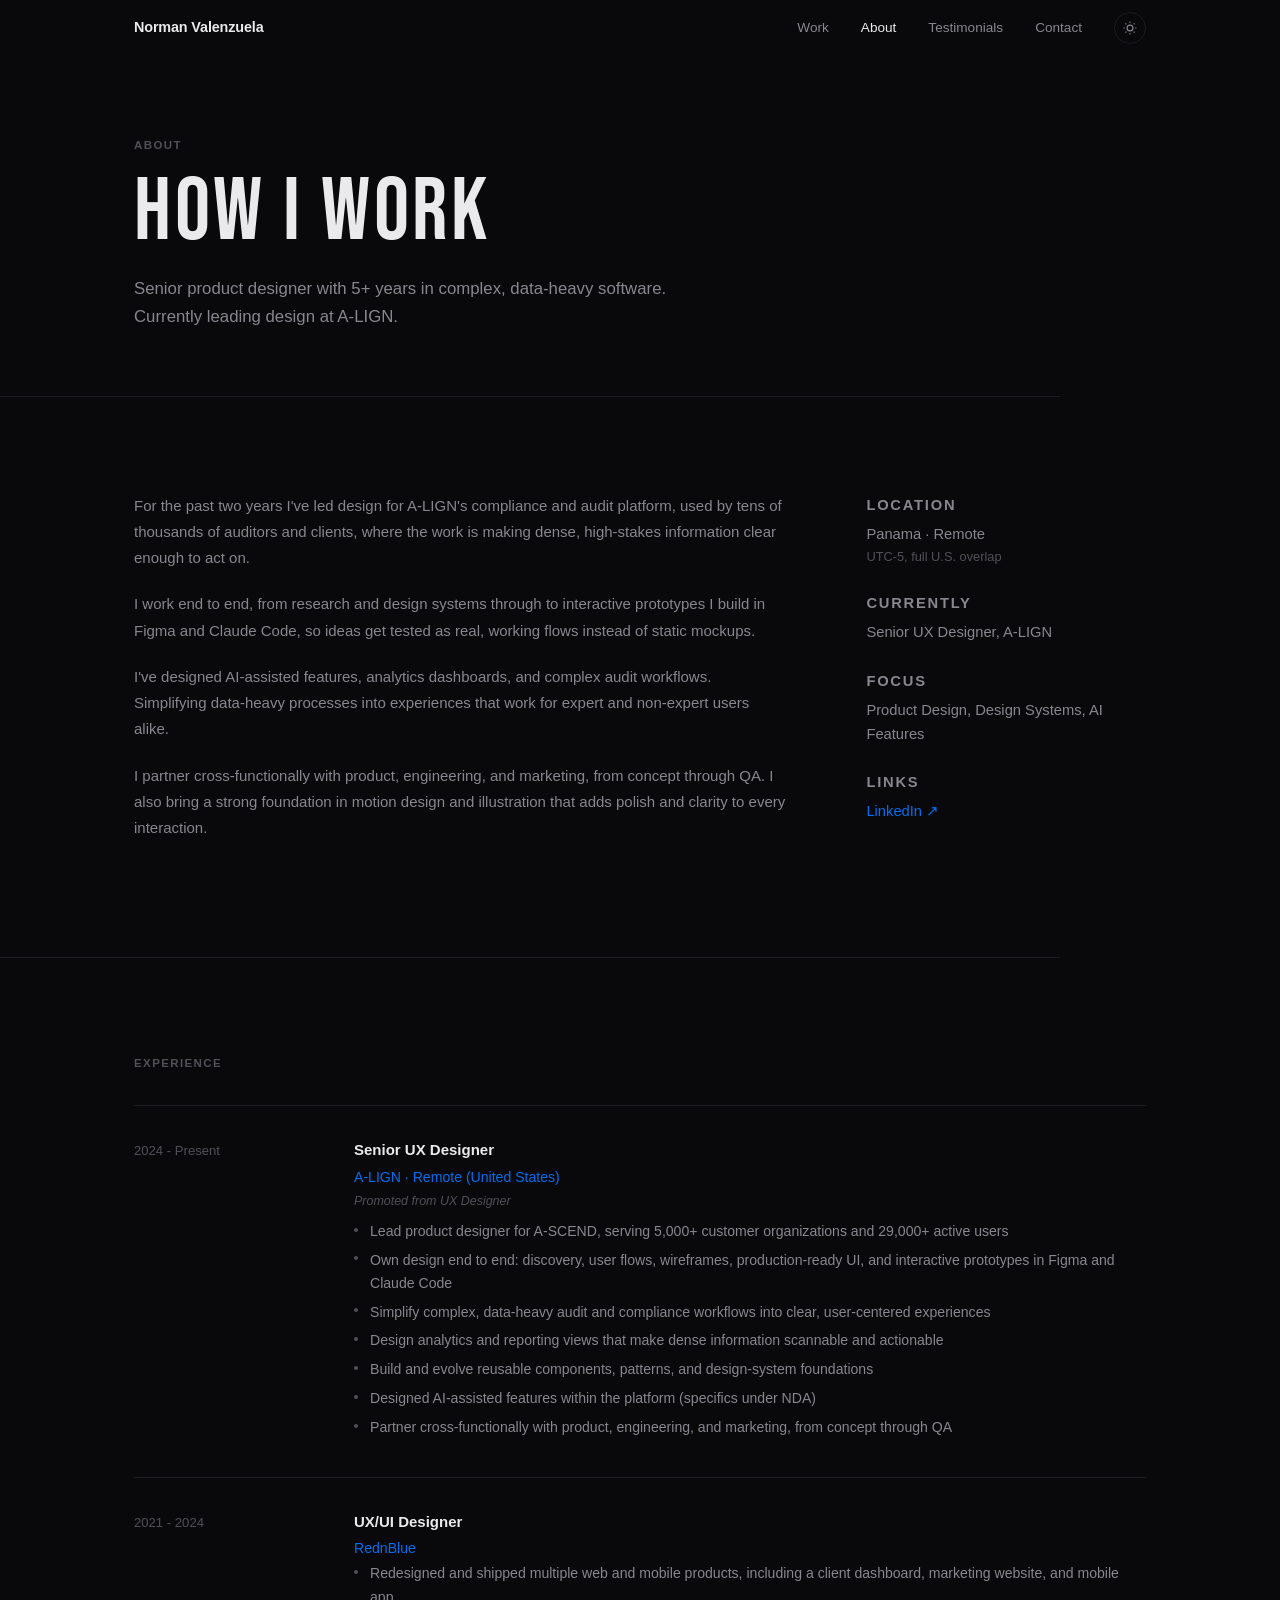
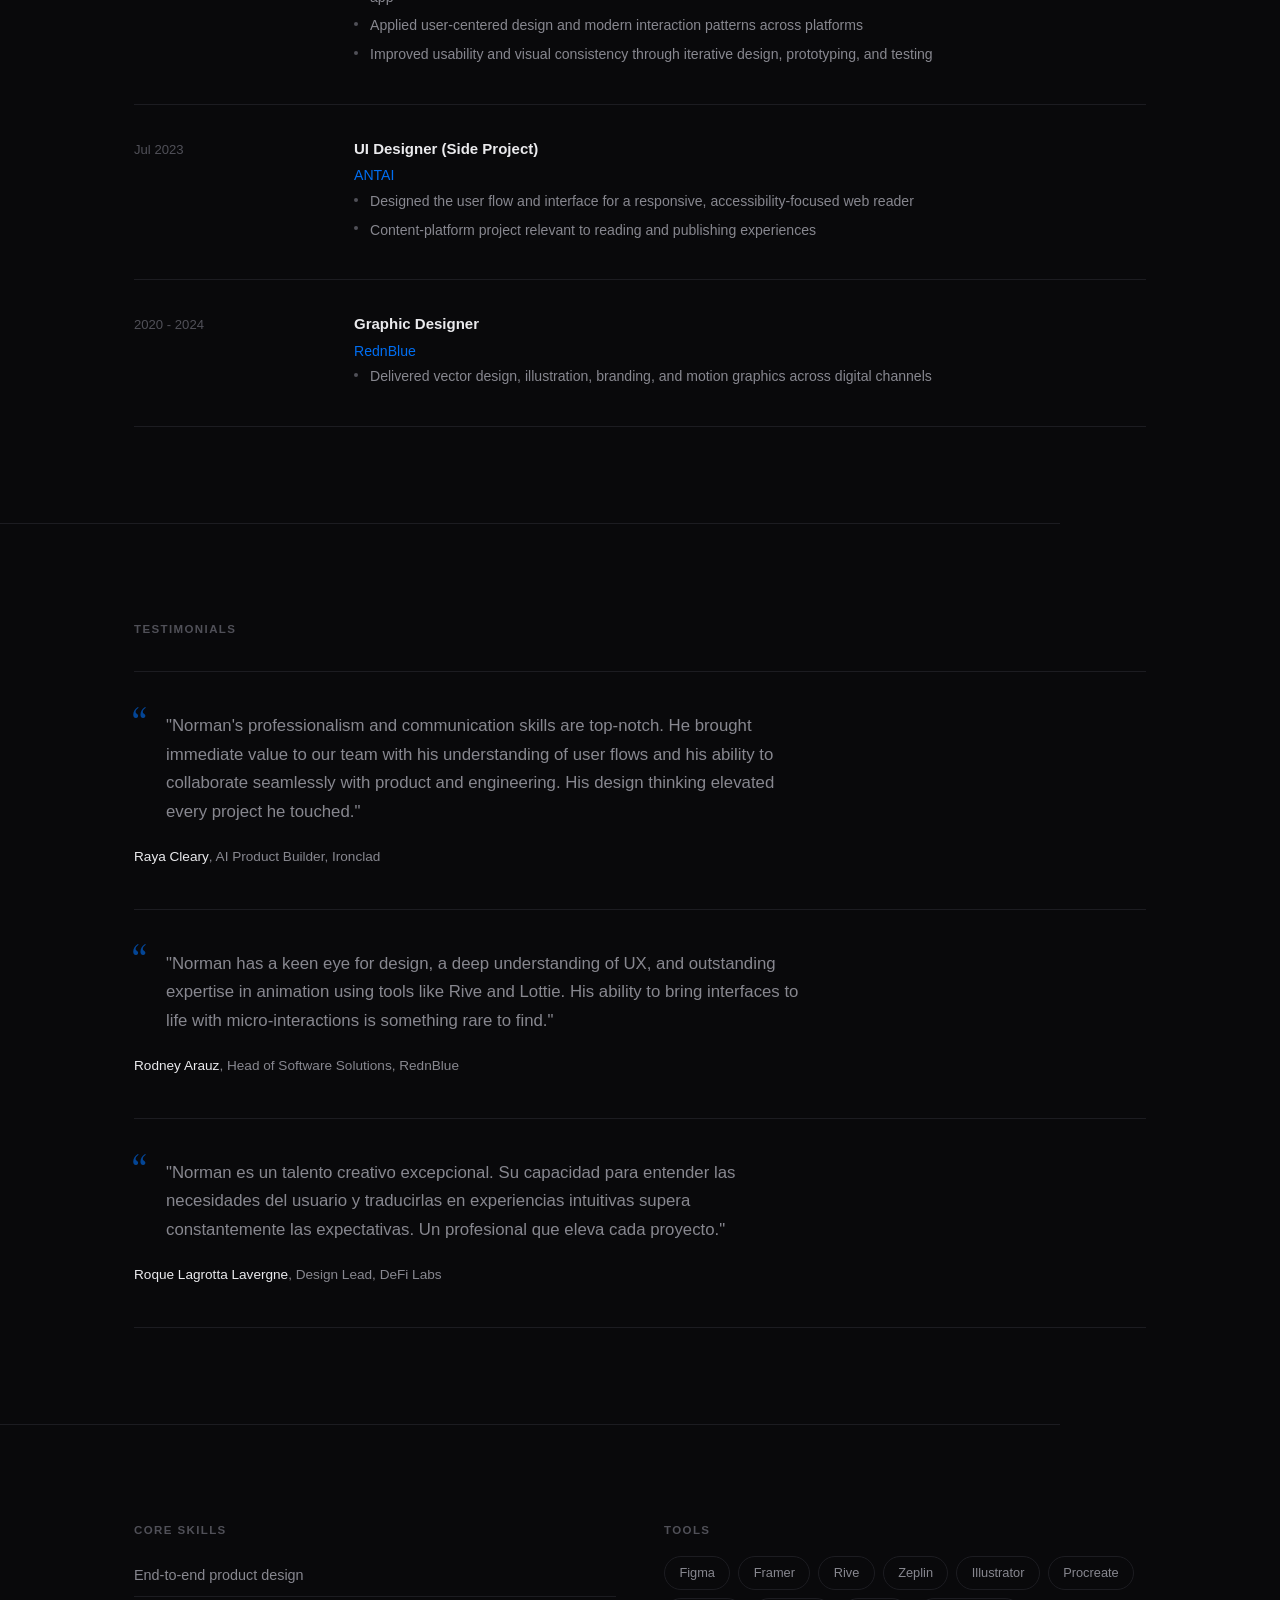
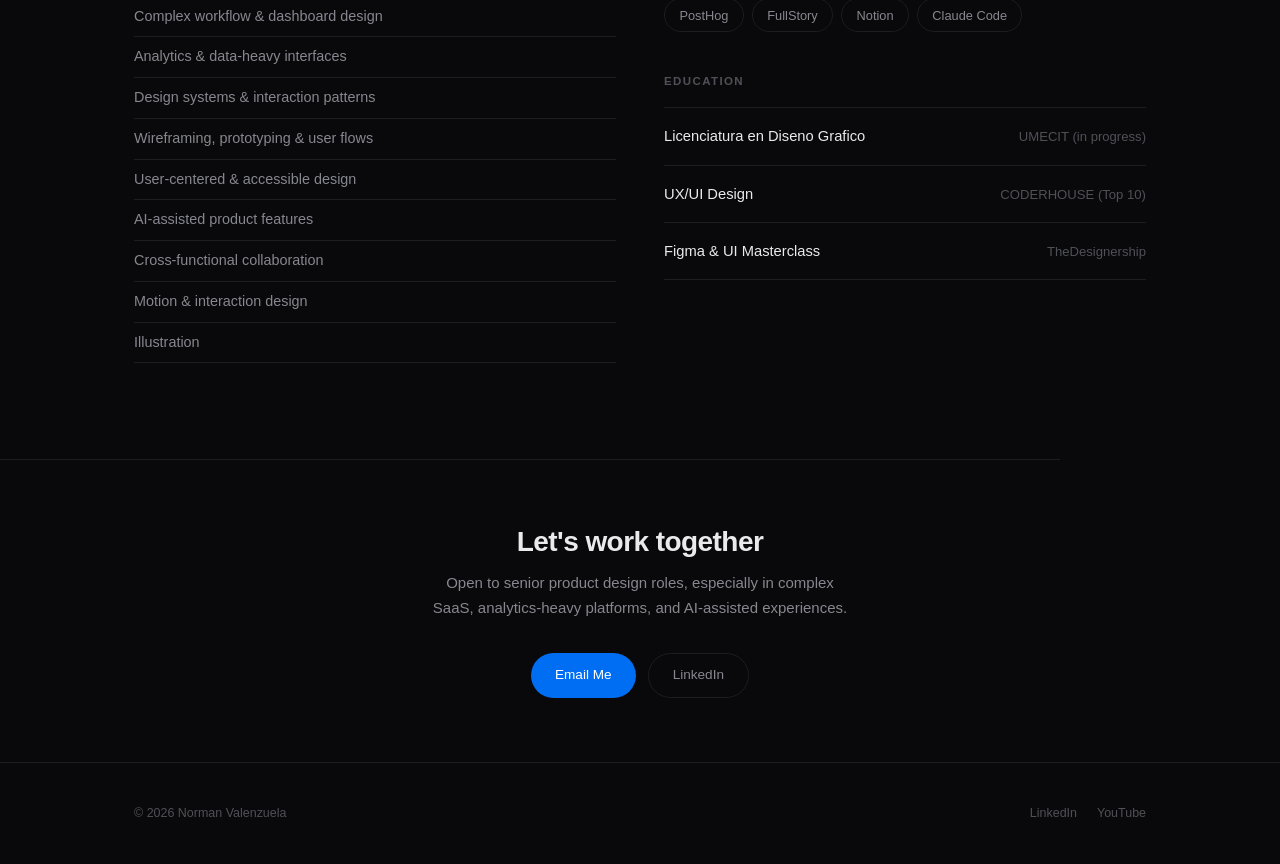
<file: about.html>
<!DOCTYPE html>
<html lang="en" data-theme="dark">
<head>
  <meta charset="UTF-8">
  <meta name="viewport" content="width=device-width, initial-scale=1.0">
  <title>About | Norman Valenzuela</title>
  <meta name="description" content="About Norman Valenzuela | Senior product designer with 5+ years in complex, data-heavy software.">
  <link rel="icon" href="data:image/svg+xml,<svg xmlns='http://www.w3.org/2000/svg' viewBox='0 0 32 32'><rect width='32' height='32' rx='6' fill='%23006ef2'/><text x='50%25' y='54%25' dominant-baseline='middle' text-anchor='middle' fill='%23fff' font-family='serif' font-weight='400' font-size='16'>N</text></svg>">
  <link rel="preconnect" href="https://fonts.googleapis.com">
  <link rel="preconnect" href="https://fonts.gstatic.com" crossorigin>
  <link href="https://fonts.googleapis.com/css2?family=Bebas+Neue&family=Instrument+Serif:ital@0;1&display=swap" rel="stylesheet">
  <link href="https://api.fontshare.com/v2/css?f[]=general-sans@400,500,600,700&display=swap" rel="stylesheet">
  <link rel="stylesheet" href="styles.css">
</head>
<body>

  <nav class="nav" id="nav">
    <div class="nav__inner">
      <a href="index.html" class="nav__logo">Norman Valenzuela</a>
      <div class="nav__links" id="navLinks">
        <a href="index.html">Work</a>
        <a href="about.html" class="active">About</a>
        <a href="#testimonials">Testimonials</a>
        <a href="#contact">Contact</a>
        <button class="nav__theme" id="themeToggle" aria-label="Toggle theme">
          <svg class="icon-sun" xmlns="http://www.w3.org/2000/svg" fill="none" viewBox="0 0 24 24" stroke="currentColor" stroke-width="2"><circle cx="12" cy="12" r="5"/><path d="M12 1v2m0 18v2M4.22 4.22l1.42 1.42m12.72 12.72l1.42 1.42M1 12h2m18 0h2M4.22 19.78l1.42-1.42M18.36 5.64l1.42-1.42"/></svg>
          <svg class="icon-moon" xmlns="http://www.w3.org/2000/svg" fill="none" viewBox="0 0 24 24" stroke="currentColor" stroke-width="2"><path d="M21 12.79A9 9 0 1 1 11.21 3 7 7 0 0 0 21 12.79z"/></svg>
        </button>
      </div>
      <button class="nav__hamburger" id="menuToggle" aria-label="Menu">
        <svg xmlns="http://www.w3.org/2000/svg" fill="none" viewBox="0 0 24 24" stroke="currentColor" stroke-width="2"><path d="M4 6h16M4 12h16M4 18h16"/></svg>
      </button>
    </div>
  </nav>

  <main>
    <!-- Hero -->
    <section class="page-hero">
      <div class="container">
        <p class="label">About</p>
        <h1>How I work</h1>
        <p class="page-hero__intro">Senior product designer with 5+ years in complex, data-heavy software. Currently leading design at A-LIGN.</p>
      </div>
    </section>

    <hr class="divider container">

    <!-- Bio -->
    <section class="section">
      <div class="container">
        <div class="about-grid">
          <div class="about-text">
            <p>For the past two years I've led design for A-LIGN's compliance and audit platform, used by tens of thousands of auditors and clients, where the work is making dense, high-stakes information clear enough to act on.</p>
            <p>I work end to end, from research and design systems through to interactive prototypes I build in Figma and Claude Code, so ideas get tested as real, working flows instead of static mockups.</p>
            <p>I've designed AI-assisted features, analytics dashboards, and complex audit workflows. Simplifying data-heavy processes into experiences that work for expert and non-expert users alike.</p>
            <p>I partner cross-functionally with product, engineering, and marketing, from concept through QA. I also bring a strong foundation in motion design and illustration that adds polish and clarity to every interaction.</p>
          </div>
          <aside class="about-sidebar">
            <div class="about-sidebar__item">
              <p class="label">Location</p>
              <p>Panama · Remote</p>
              <p style="font-size:0.8rem;color:var(--text-3);">UTC-5, full U.S. overlap</p>
            </div>
            <div class="about-sidebar__item">
              <p class="label">Currently</p>
              <p>Senior UX Designer, A-LIGN</p>
            </div>
            <div class="about-sidebar__item">
              <p class="label">Focus</p>
              <p>Product Design, Design Systems, AI Features</p>
            </div>
            <div class="about-sidebar__item">
              <p class="label">Links</p>
              <a href="https://www.linkedin.com/in/norman-valenzuela-castro-76a429220" target="_blank" rel="noopener">LinkedIn ↗</a><br>
            </div>
          </aside>
        </div>
      </div>
    </section>

    <hr class="divider container">

    <!-- Experience -->
    <section class="section" id="experience">
      <div class="container">
        <p class="label">Experience</p>
        <div class="exp-list" style="margin-top:2rem;">

          <div class="exp-item">
            <div class="exp-date">2024 - Present</div>
            <div>
              <p class="exp-role">Senior UX Designer</p>
              <p class="exp-company">A-LIGN · Remote (United States)</p>
              <p class="exp-note">Promoted from UX Designer</p>
              <ul class="exp-details">
                <li>Lead product designer for A-SCEND, serving 5,000+ customer organizations and 29,000+ active users</li>
                <li>Own design end to end: discovery, user flows, wireframes, production-ready UI, and interactive prototypes in Figma and Claude Code</li>
                <li>Simplify complex, data-heavy audit and compliance workflows into clear, user-centered experiences</li>
                <li>Design analytics and reporting views that make dense information scannable and actionable</li>
                <li>Build and evolve reusable components, patterns, and design-system foundations</li>
                <li>Designed AI-assisted features within the platform (specifics under NDA)</li>
                <li>Partner cross-functionally with product, engineering, and marketing, from concept through QA</li>
              </ul>
            </div>
          </div>

          <div class="exp-item">
            <div class="exp-date">2021 - 2024</div>
            <div>
              <p class="exp-role">UX/UI Designer</p>
              <p class="exp-company">RednBlue</p>
              <ul class="exp-details">
                <li>Redesigned and shipped multiple web and mobile products, including a client dashboard, marketing website, and mobile app</li>
                <li>Applied user-centered design and modern interaction patterns across platforms</li>
                <li>Improved usability and visual consistency through iterative design, prototyping, and testing</li>
              </ul>
            </div>
          </div>

          <div class="exp-item">
            <div class="exp-date">Jul 2023</div>
            <div>
              <p class="exp-role">UI Designer (Side Project)</p>
              <p class="exp-company">ANTAI</p>
              <ul class="exp-details">
                <li>Designed the user flow and interface for a responsive, accessibility-focused web reader</li>
                <li>Content-platform project relevant to reading and publishing experiences</li>
              </ul>
            </div>
          </div>

          <div class="exp-item">
            <div class="exp-date">2020 - 2024</div>
            <div>
              <p class="exp-role">Graphic Designer</p>
              <p class="exp-company">RednBlue</p>
              <ul class="exp-details">
                <li>Delivered vector design, illustration, branding, and motion graphics across digital channels</li>
              </ul>
            </div>
          </div>

        </div>
      </div>
    </section>

    <hr class="divider container">

    <!-- Testimonials -->
    <section class="section" id="testimonials">
      <div class="container">
        <p class="label">Testimonials</p>

        <div class="testimonial" style="margin-top:2rem;">
          <p class="testimonial__quote">"Norman's professionalism and communication skills are top-notch. He brought immediate value to our team with his understanding of user flows and his ability to collaborate seamlessly with product and engineering. His design thinking elevated every project he touched."</p>
          <p class="testimonial__author"><strong>Raya Cleary</strong>, AI Product Builder, Ironclad</p>
        </div>

        <div class="testimonial">
          <p class="testimonial__quote">"Norman has a keen eye for design, a deep understanding of UX, and outstanding expertise in animation using tools like Rive and Lottie. His ability to bring interfaces to life with micro-interactions is something rare to find."</p>
          <p class="testimonial__author"><strong>Rodney Arauz</strong>, Head of Software Solutions, RednBlue</p>
        </div>

        <div class="testimonial">
          <p class="testimonial__quote">"Norman es un talento creativo excepcional. Su capacidad para entender las necesidades del usuario y traducirlas en experiencias intuitivas supera constantemente las expectativas. Un profesional que eleva cada proyecto."</p>
          <p class="testimonial__author"><strong>Roque Lagrotta Lavergne</strong>, Design Lead, DeFi Labs</p>
        </div>
      </div>
    </section>

    <hr class="divider container">

    <!-- Skills & Tools -->
    <section class="section" id="skills">
      <div class="container">
        <div class="skills-cols">
          <div>
            <p class="label">Core Skills</p>
            <ul class="skill-list" style="margin-top:1rem;">
              <li>End-to-end product design</li>
              <li>Complex workflow & dashboard design</li>
              <li>Analytics & data-heavy interfaces</li>
              <li>Design systems & interaction patterns</li>
              <li>Wireframing, prototyping & user flows</li>
              <li>User-centered & accessible design</li>
              <li>AI-assisted product features</li>
              <li>Cross-functional collaboration</li>
              <li>Motion & interaction design</li>
              <li>Illustration</li>
            </ul>
          </div>
          <div>
            <p class="label">Tools</p>
            <div class="tools-list" style="margin-top:1rem;">
              <span>Figma</span>
              <span>Framer</span>
              <span>Rive</span>
              <span>Zeplin</span>
              <span>Illustrator</span>
              <span>Procreate</span>
              <span>PostHog</span>
              <span>FullStory</span>
              <span>Notion</span>
              <span>Claude Code</span>
            </div>

            <p class="label" style="margin-top:2.5rem;">Education</p>
            <div style="margin-top:1rem;">
              <div class="edu-item">
                <strong>Licenciatura en Diseno Grafico</strong>
                <span>UMECIT (in progress)</span>
              </div>
              <div class="edu-item">
                <strong>UX/UI Design</strong>
                <span>CODERHOUSE (Top 10)</span>
              </div>
              <div class="edu-item">
                <strong>Figma & UI Masterclass</strong>
                <span>TheDesignership</span>
              </div>
            </div>
          </div>
        </div>
      </div>
    </section>

    <hr class="divider container">

    <!-- Contact -->
    <section class="cta-block section" id="contact">
      <div class="container">
        <h2>Let's work together</h2>
        <p>Open to senior product design roles, especially in complex SaaS, analytics-heavy platforms, and AI-assisted experiences.</p>
        <div class="cta-block__links">
          <a href="mailto:norman.v.design@outlook.com" class="btn btn--primary">Email Me</a>
          <a href="https://www.linkedin.com/in/norman-valenzuela-castro-76a429220" target="_blank" rel="noopener" class="btn btn--outline">LinkedIn</a>
        </div>
      </div>
    </section>
  </main>

  <footer class="footer">
    <div class="container">
      <div class="footer__inner">
        <span>&copy; 2026 Norman Valenzuela</span>
        <div class="footer__links">
          <a href="https://www.linkedin.com/in/norman-valenzuela-castro-76a429220" target="_blank" rel="noopener">LinkedIn</a>
          <a href="https://www.youtube.com/@normanvalenzuela3055" target="_blank" rel="noopener">YouTube</a>
        </div>
      </div>
    </div>
  </footer>

  <script>
    (function(){
      const html = document.documentElement;
      const s = localStorage.getItem('theme');
      if (s) html.setAttribute('data-theme', s);
      document.querySelectorAll('[id^="themeToggle"]').forEach(btn => {
        btn.addEventListener('click', () => {
          const next = html.getAttribute('data-theme') === 'dark' ? 'light' : 'dark';
          html.setAttribute('data-theme', next);
          localStorage.setItem('theme', next);
        });
      });
    })();
    (function(){
      const nav = document.getElementById('nav');
      window.addEventListener('scroll', () => nav.classList.toggle('scrolled', scrollY > 30), {passive:true});
    })();
    (function(){
      const btn = document.getElementById('menuToggle');
      const links = document.getElementById('navLinks');
      if (!btn) return;
      btn.addEventListener('click', () => links.classList.toggle('open'));
      links.querySelectorAll('a').forEach(a => a.addEventListener('click', () => links.classList.remove('open')));
    })();
  </script>
</body>
</html>
</file>
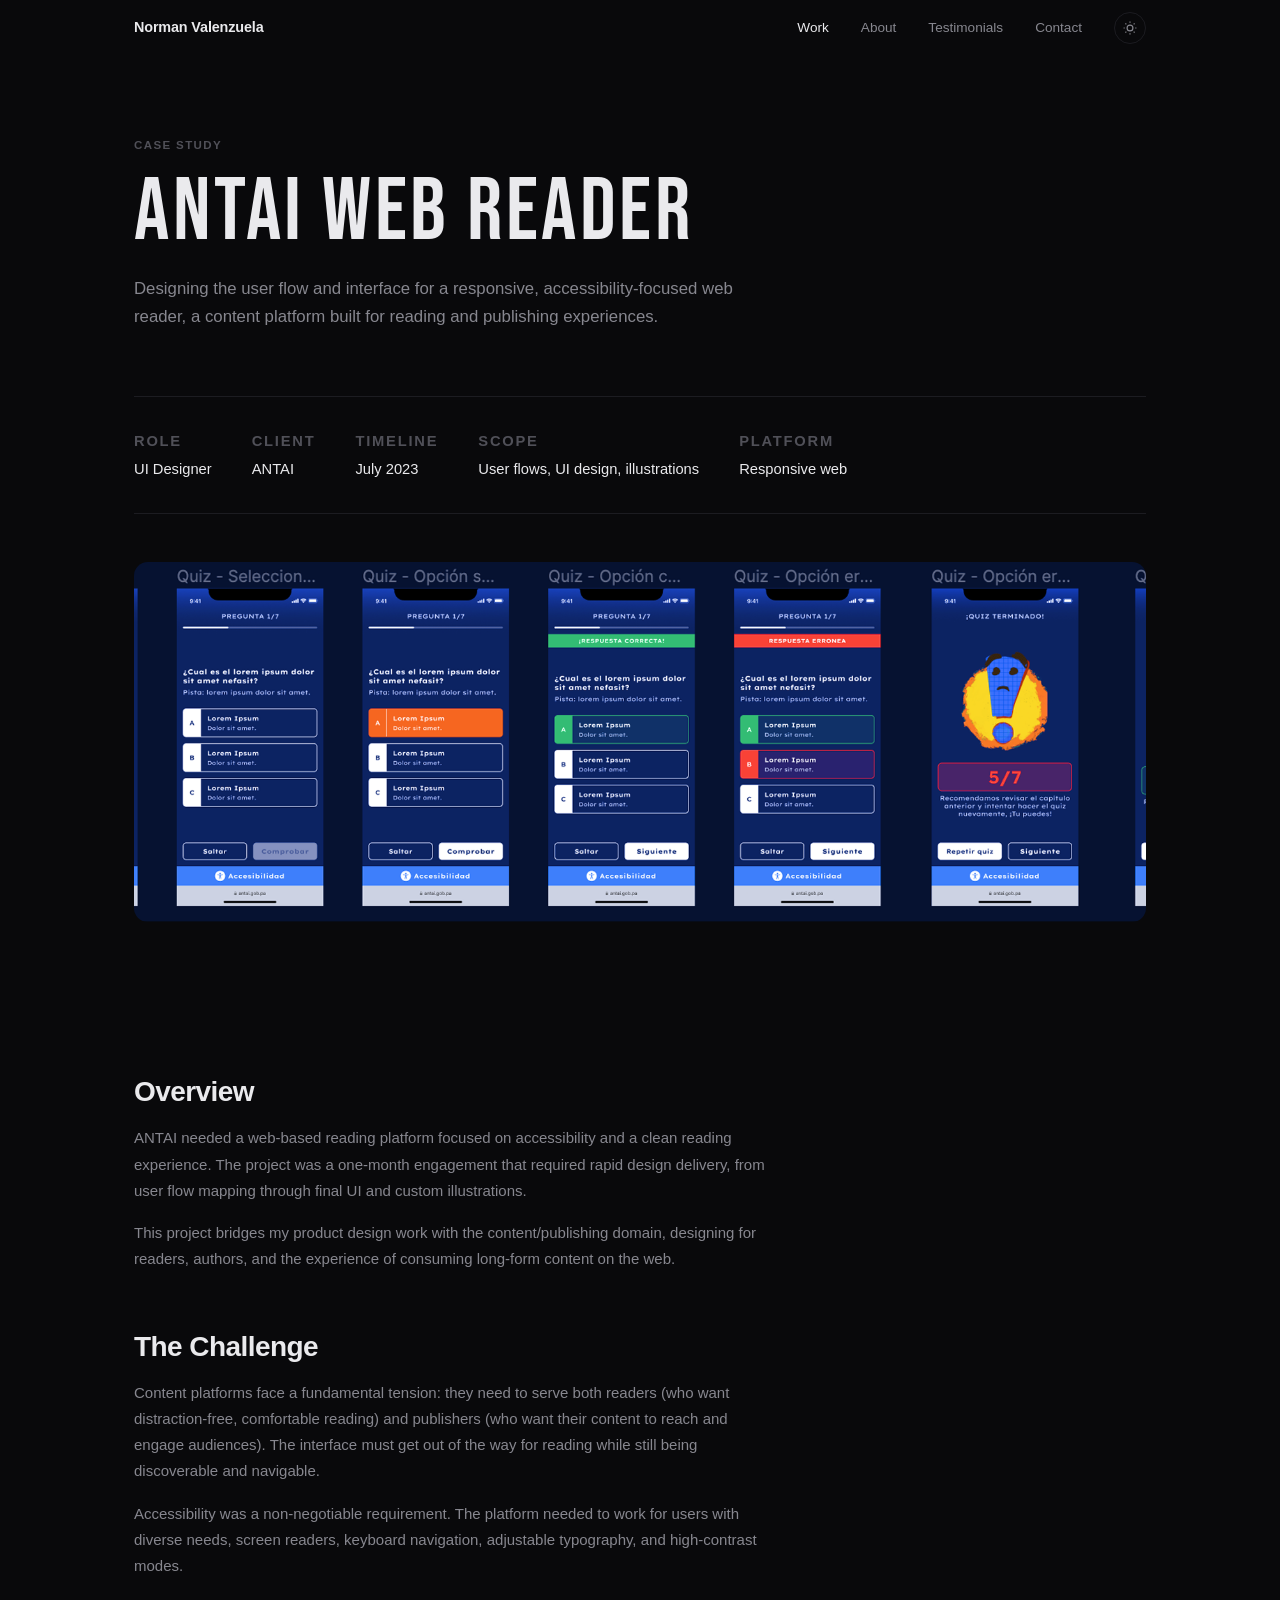
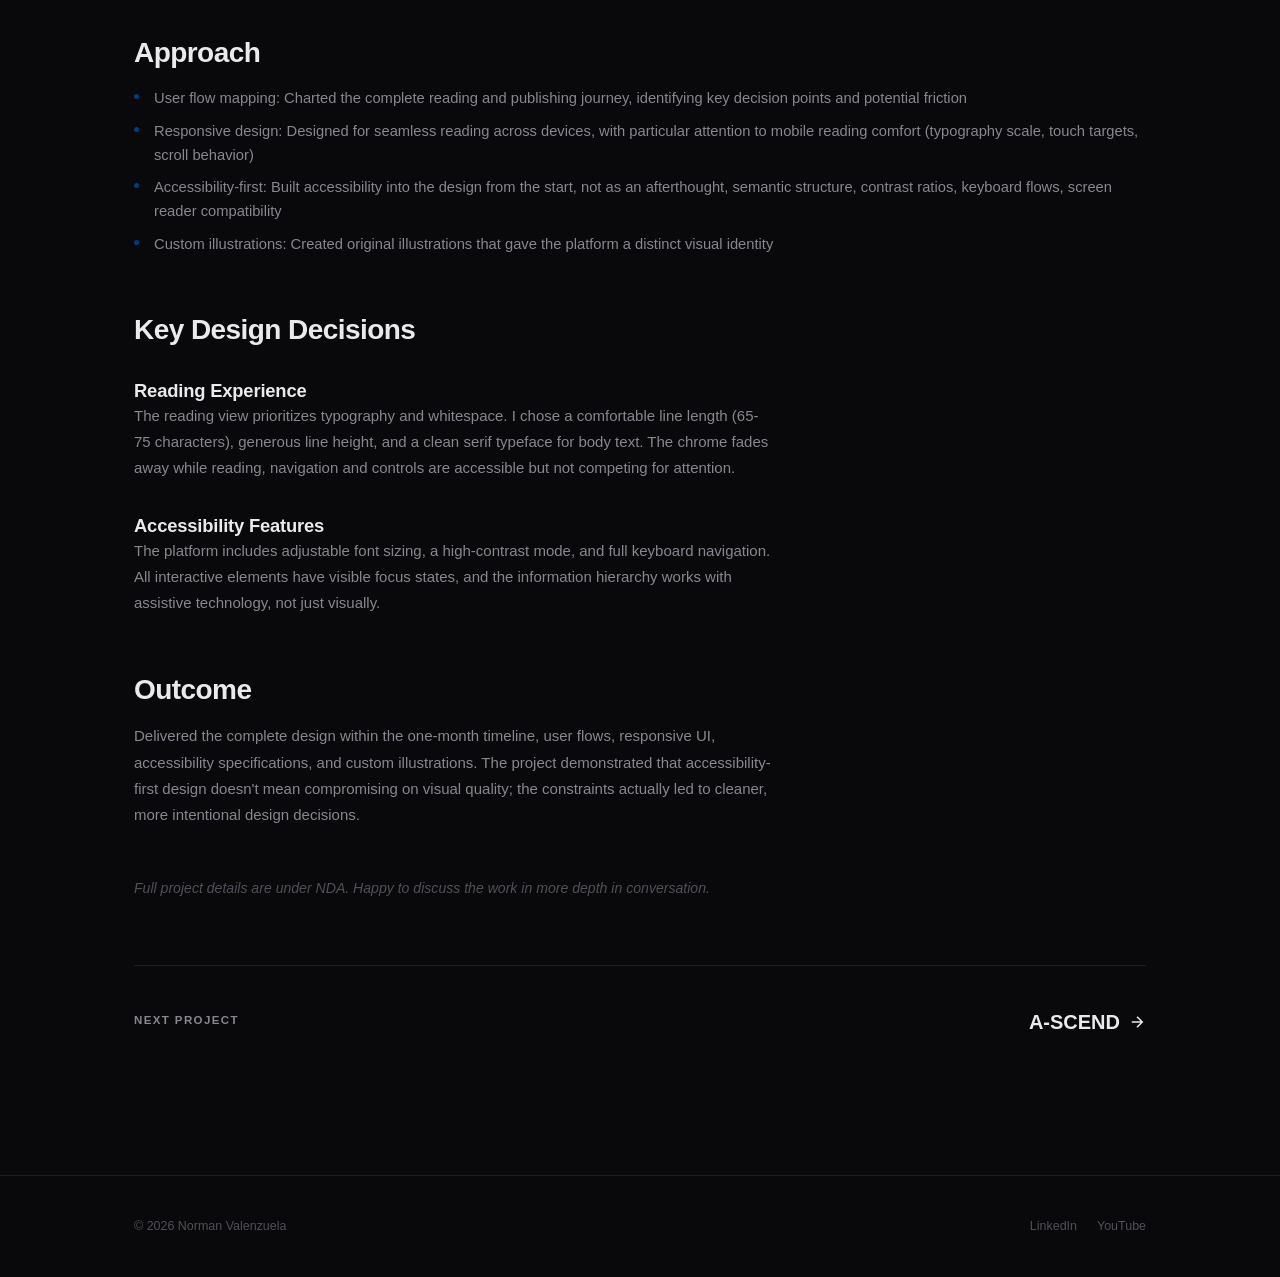
<file: case-study-antai.html>
<!DOCTYPE html>
<html lang="en" data-theme="dark">
<head>
  <meta charset="UTF-8">
  <meta name="viewport" content="width=device-width, initial-scale=1.0">
  <title>ANTAI Web Reader | Norman Valenzuela</title>
  <meta name="description" content="Case study: Designing an accessible, responsive web reader for reading and publishing experiences.">
  <link rel="icon" href="data:image/svg+xml,<svg xmlns='http://www.w3.org/2000/svg' viewBox='0 0 32 32'><rect width='32' height='32' rx='6' fill='%23006ef2'/><text x='50%25' y='54%25' dominant-baseline='middle' text-anchor='middle' fill='%23fff' font-family='serif' font-weight='400' font-size='16'>N</text></svg>">
  <link rel="preconnect" href="https://fonts.googleapis.com">
  <link rel="preconnect" href="https://fonts.gstatic.com" crossorigin>
  <link href="https://fonts.googleapis.com/css2?family=Bebas+Neue&family=Instrument+Serif:ital@0;1&display=swap" rel="stylesheet">
  <link href="https://api.fontshare.com/v2/css?f[]=general-sans@400,500,600,700&display=swap" rel="stylesheet">
  <link rel="stylesheet" href="styles.css">
</head>
<body>

  <nav class="nav" id="nav">
    <div class="nav__inner">
      <a href="index.html" class="nav__logo">Norman Valenzuela</a>
      <div class="nav__links" id="navLinks">
        <a href="index.html" class="active">Work</a>
        <a href="about.html">About</a>
        <a href="about.html#testimonials">Testimonials</a>
        <a href="index.html#contact">Contact</a>
        <button class="nav__theme" id="themeToggle" aria-label="Toggle theme">
          <svg class="icon-sun" xmlns="http://www.w3.org/2000/svg" fill="none" viewBox="0 0 24 24" stroke="currentColor" stroke-width="2"><circle cx="12" cy="12" r="5"/><path d="M12 1v2m0 18v2M4.22 4.22l1.42 1.42m12.72 12.72l1.42 1.42M1 12h2m18 0h2M4.22 19.78l1.42-1.42M18.36 5.64l1.42-1.42"/></svg>
          <svg class="icon-moon" xmlns="http://www.w3.org/2000/svg" fill="none" viewBox="0 0 24 24" stroke="currentColor" stroke-width="2"><path d="M21 12.79A9 9 0 1 1 11.21 3 7 7 0 0 0 21 12.79z"/></svg>
        </button>
      </div>
      <button class="nav__hamburger" id="menuToggle" aria-label="Menu">
        <svg xmlns="http://www.w3.org/2000/svg" fill="none" viewBox="0 0 24 24" stroke="currentColor" stroke-width="2"><path d="M4 6h16M4 12h16M4 18h16"/></svg>
      </button>
    </div>
  </nav>

  <main>
    <!-- Hero -->
    <section class="page-hero">
      <div class="container">
        <p class="label">Case Study</p>
        <h1>ANTAI Web Reader</h1>
        <p class="page-hero__intro">Designing the user flow and interface for a responsive, accessibility-focused web reader, a content platform built for reading and publishing experiences.</p>
      </div>
    </section>

    <!-- Meta -->
    <section style="padding-bottom:3rem;">
      <div class="container">
        <div class="cs-meta">
          <div class="cs-meta__item">
            <p class="label">Role</p>
            <p>UI Designer</p>
          </div>
          <div class="cs-meta__item">
            <p class="label">Client</p>
            <p>ANTAI</p>
          </div>
          <div class="cs-meta__item">
            <p class="label">Timeline</p>
            <p>July 2023</p>
          </div>
          <div class="cs-meta__item">
            <p class="label">Scope</p>
            <p>User flows, UI design, illustrations</p>
          </div>
          <div class="cs-meta__item">
            <p class="label">Platform</p>
            <p>Responsive web</p>
          </div>
        </div>
      </div>
    </section>

    <div class="container">
      <div class="cs-banner cs-banner--green" style="background-image:url('assets/antai%20image.png');background-size:cover;background-position:center;"></div>
    </div>

    <!-- Content -->
    <section class="section cs-content">
      <div class="container">

        <h2>Overview</h2>
        <p>ANTAI needed a web-based reading platform focused on accessibility and a clean reading experience. The project was a one-month engagement that required rapid design delivery, from user flow mapping through final UI and custom illustrations.</p>
        <p>This project bridges my product design work with the content/publishing domain, designing for readers, authors, and the experience of consuming long-form content on the web.</p>

        <h2>The Challenge</h2>
        <p>Content platforms face a fundamental tension: they need to serve both readers (who want distraction-free, comfortable reading) and publishers (who want their content to reach and engage audiences). The interface must get out of the way for reading while still being discoverable and navigable.</p>
        <p>Accessibility was a non-negotiable requirement. The platform needed to work for users with diverse needs, screen readers, keyboard navigation, adjustable typography, and high-contrast modes.</p>


        <h2>Approach</h2>
        <ul>
          <li>User flow mapping: Charted the complete reading and publishing journey, identifying key decision points and potential friction</li>
          <li>Responsive design: Designed for seamless reading across devices, with particular attention to mobile reading comfort (typography scale, touch targets, scroll behavior)</li>
          <li>Accessibility-first: Built accessibility into the design from the start, not as an afterthought, semantic structure, contrast ratios, keyboard flows, screen reader compatibility</li>
          <li>Custom illustrations: Created original illustrations that gave the platform a distinct visual identity</li>
        </ul>

        <h2>Key Design Decisions</h2>

        <h3 style="margin-top:2rem;">Reading Experience</h3>
        <p>The reading view prioritizes typography and whitespace. I chose a comfortable line length (65-75 characters), generous line height, and a clean serif typeface for body text. The chrome fades away while reading, navigation and controls are accessible but not competing for attention.</p>

        <h3 style="margin-top:2rem;">Accessibility Features</h3>
        <p>The platform includes adjustable font sizing, a high-contrast mode, and full keyboard navigation. All interactive elements have visible focus states, and the information hierarchy works with assistive technology, not just visually.</p>


        <h2>Outcome</h2>
        <p>Delivered the complete design within the one-month timeline, user flows, responsive UI, accessibility specifications, and custom illustrations. The project demonstrated that accessibility-first design doesn't mean compromising on visual quality; the constraints actually led to cleaner, more intentional design decisions.</p>

        <p style="margin-top:3rem;font-size:0.88rem;color:var(--text-3);font-style:italic;">Full project details are under NDA. Happy to discuss the work in more depth in conversation.</p>

        <!-- Next project -->
        <div class="cs-next">
          <div>
            <p class="label">Next Project</p>
          </div>
          <a href="case-study-ascend.html">
            A-SCEND
            <svg xmlns="http://www.w3.org/2000/svg" fill="none" viewBox="0 0 24 24" stroke="currentColor" stroke-width="2"><path d="M5 12h14m-7-7l7 7-7 7"/></svg>
          </a>
        </div>
      </div>
    </section>
  </main>

  <footer class="footer">
    <div class="container">
      <div class="footer__inner">
        <span>&copy; 2026 Norman Valenzuela</span>
        <div class="footer__links">
          <a href="https://www.linkedin.com/in/norman-valenzuela-castro-76a429220" target="_blank" rel="noopener">LinkedIn</a>
          <a href="https://www.youtube.com/@normanvalenzuela3055" target="_blank" rel="noopener">YouTube</a>
        </div>
      </div>
    </div>
  </footer>

  <script>
    (function(){
      const html = document.documentElement;
      const s = localStorage.getItem('theme');
      if (s) html.setAttribute('data-theme', s);
      document.querySelectorAll('[id^="themeToggle"]').forEach(btn => {
        btn.addEventListener('click', () => {
          const next = html.getAttribute('data-theme') === 'dark' ? 'light' : 'dark';
          html.setAttribute('data-theme', next);
          localStorage.setItem('theme', next);
        });
      });
    })();
    (function(){
      const nav = document.getElementById('nav');
      window.addEventListener('scroll', () => nav.classList.toggle('scrolled', scrollY > 30), {passive:true});
    })();
    (function(){
      const btn = document.getElementById('menuToggle');
      const links = document.getElementById('navLinks');
      if (!btn) return;
      btn.addEventListener('click', () => links.classList.toggle('open'));
      links.querySelectorAll('a').forEach(a => a.addEventListener('click', () => links.classList.remove('open')));
    })();
  </script>
</body>
</html>
</file>
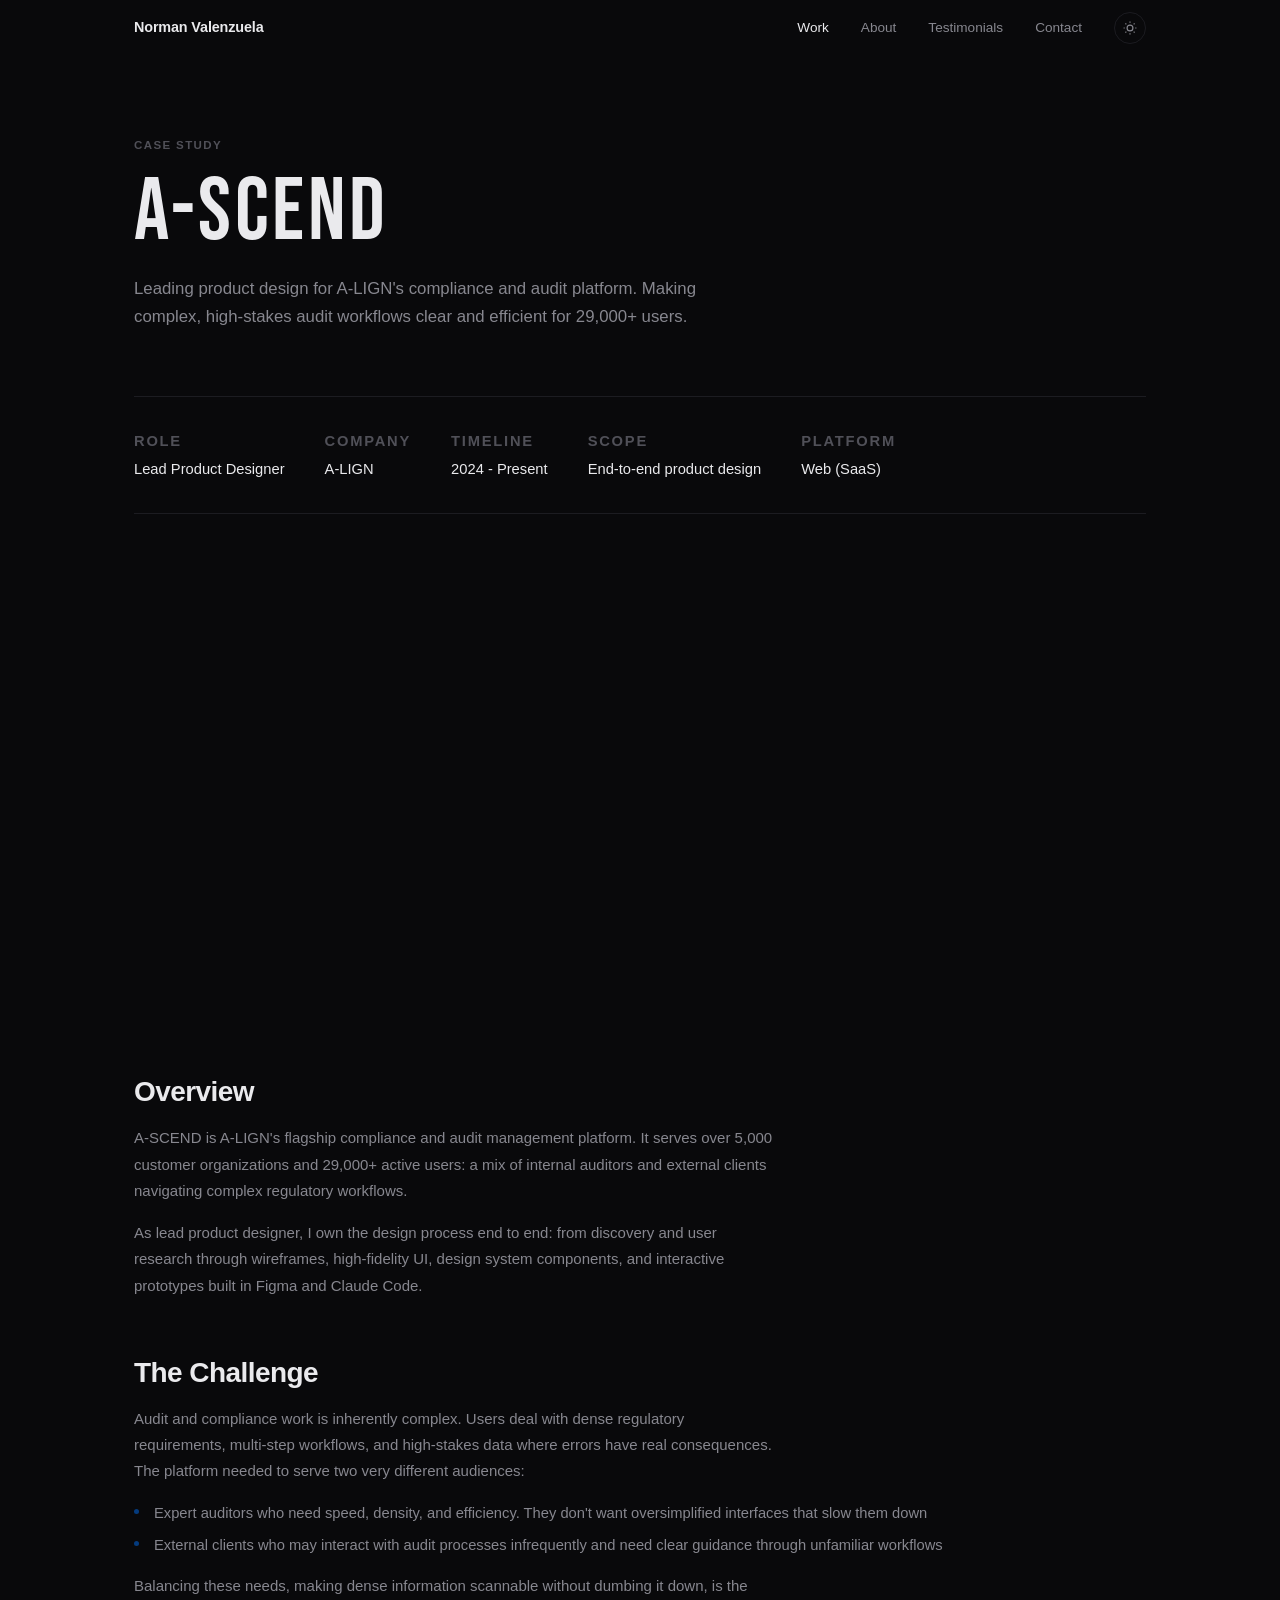
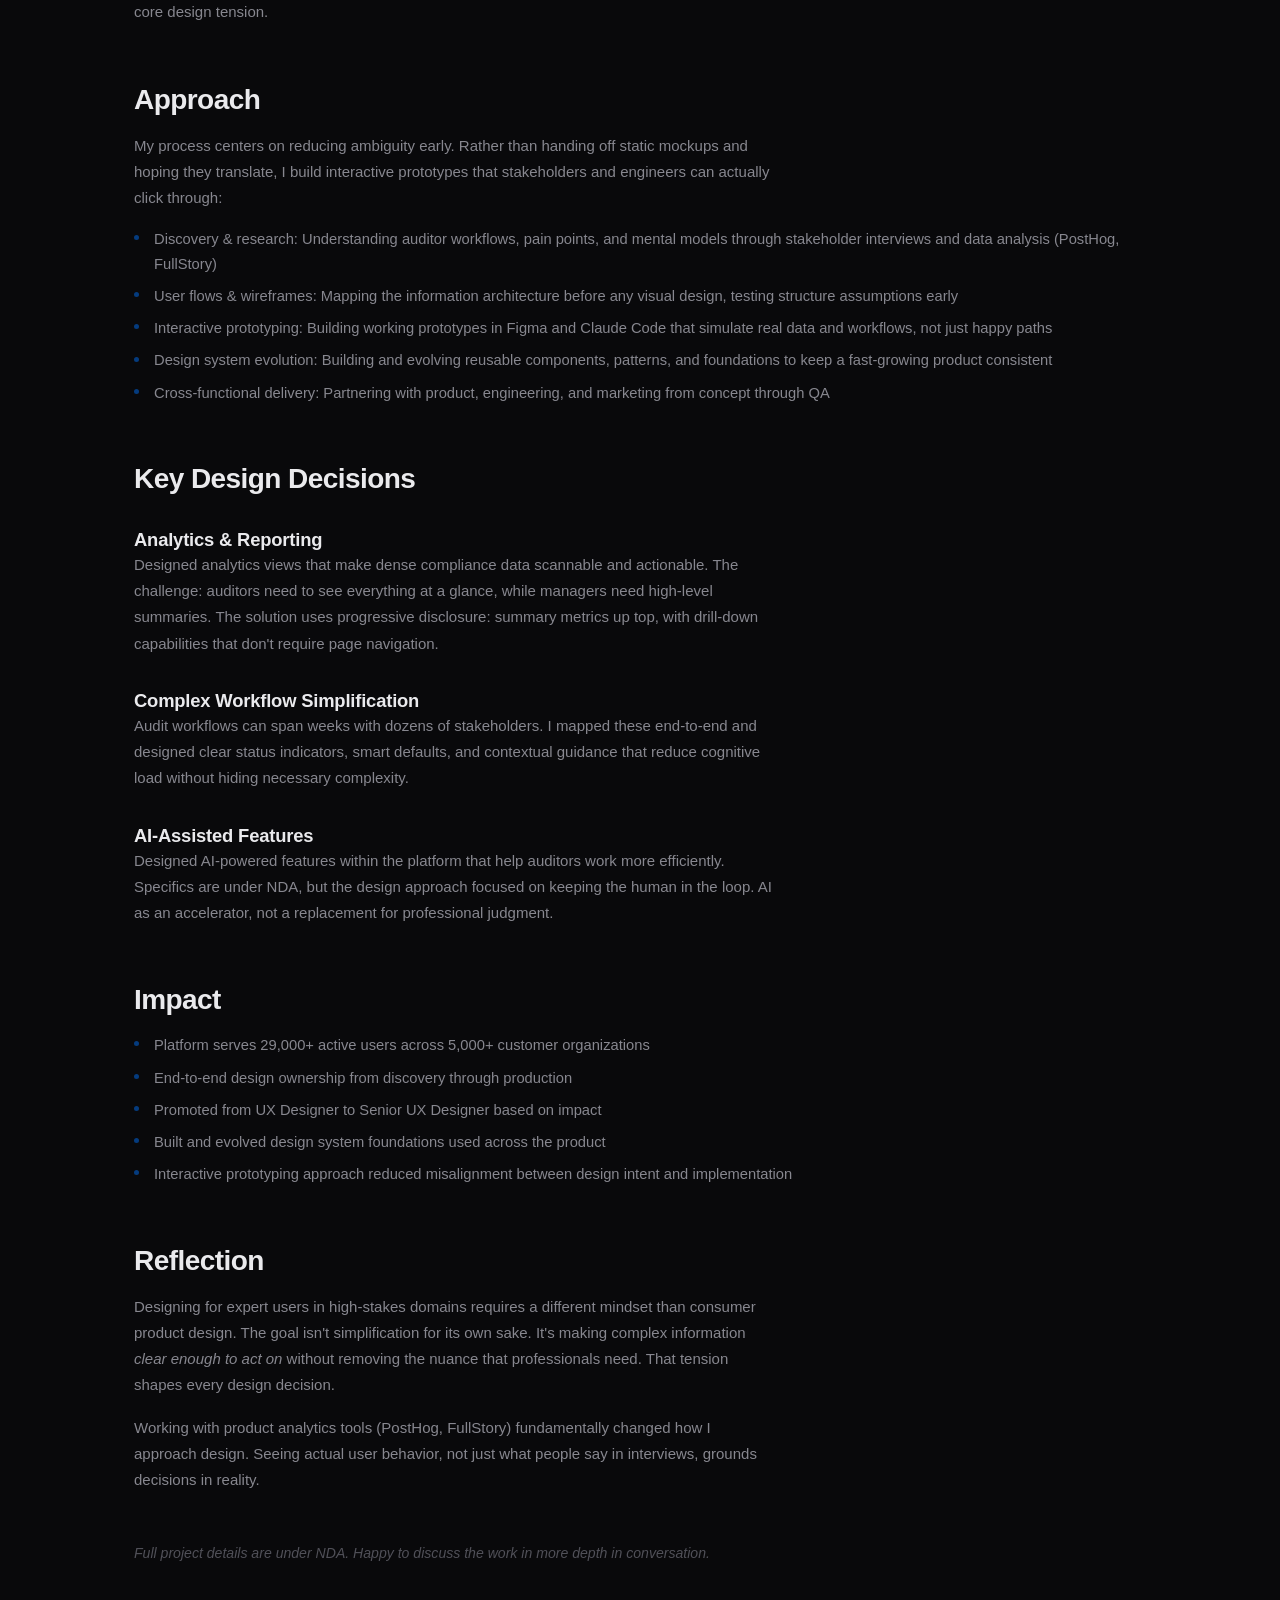
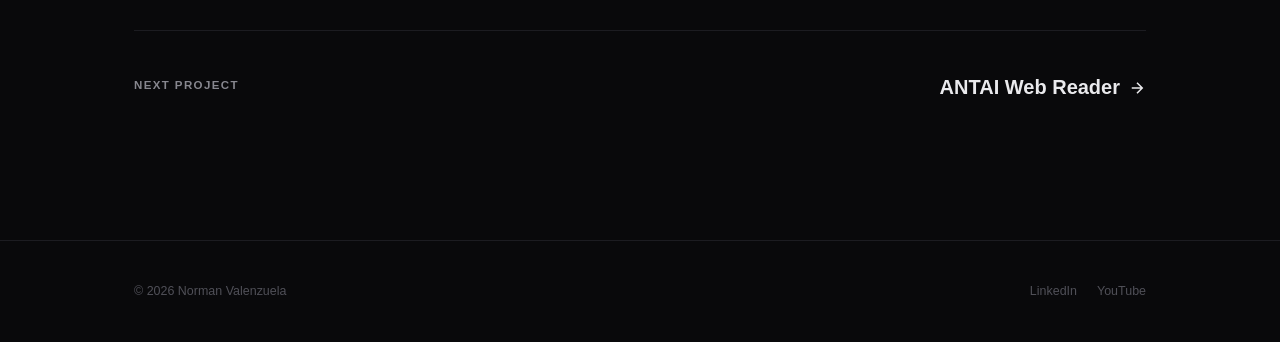
<file: case-study-ascend.html>
<!DOCTYPE html>
<html lang="en" data-theme="dark">
<head>
  <meta charset="UTF-8">
  <meta name="viewport" content="width=device-width, initial-scale=1.0">
  <title>A-SCEND Case Study | Norman Valenzuela</title>
  <meta name="description" content="Case study: Leading product design for A-LIGN's compliance and audit platform serving 29,000+ users.">
  <link rel="icon" href="data:image/svg+xml,<svg xmlns='http://www.w3.org/2000/svg' viewBox='0 0 32 32'><rect width='32' height='32' rx='6' fill='%23006ef2'/><text x='50%25' y='54%25' dominant-baseline='middle' text-anchor='middle' fill='%23fff' font-family='serif' font-weight='400' font-size='16'>N</text></svg>">
  <link rel="preconnect" href="https://fonts.googleapis.com">
  <link rel="preconnect" href="https://fonts.gstatic.com" crossorigin>
  <link href="https://fonts.googleapis.com/css2?family=Bebas+Neue&family=Instrument+Serif:ital@0;1&display=swap" rel="stylesheet">
  <link href="https://api.fontshare.com/v2/css?f[]=general-sans@400,500,600,700&display=swap" rel="stylesheet">
  <link rel="stylesheet" href="styles.css">
</head>
<body>

  <nav class="nav" id="nav">
    <div class="nav__inner">
      <a href="index.html" class="nav__logo">Norman Valenzuela</a>
      <div class="nav__links" id="navLinks">
        <a href="index.html" class="active">Work</a>
        <a href="about.html">About</a>
        <a href="about.html#testimonials">Testimonials</a>
        <a href="index.html#contact">Contact</a>
        <button class="nav__theme" id="themeToggle" aria-label="Toggle theme">
          <svg class="icon-sun" xmlns="http://www.w3.org/2000/svg" fill="none" viewBox="0 0 24 24" stroke="currentColor" stroke-width="2"><circle cx="12" cy="12" r="5"/><path d="M12 1v2m0 18v2M4.22 4.22l1.42 1.42m12.72 12.72l1.42 1.42M1 12h2m18 0h2M4.22 19.78l1.42-1.42M18.36 5.64l1.42-1.42"/></svg>
          <svg class="icon-moon" xmlns="http://www.w3.org/2000/svg" fill="none" viewBox="0 0 24 24" stroke="currentColor" stroke-width="2"><path d="M21 12.79A9 9 0 1 1 11.21 3 7 7 0 0 0 21 12.79z"/></svg>
        </button>
      </div>
      <button class="nav__hamburger" id="menuToggle" aria-label="Menu">
        <svg xmlns="http://www.w3.org/2000/svg" fill="none" viewBox="0 0 24 24" stroke="currentColor" stroke-width="2"><path d="M4 6h16M4 12h16M4 18h16"/></svg>
      </button>
    </div>
  </nav>

  <main>
    <!-- Hero -->
    <section class="page-hero">
      <div class="container">
        <p class="label">Case Study</p>
        <h1>A-SCEND</h1>
        <p class="page-hero__intro">Leading product design for A-LIGN's compliance and audit platform. Making complex, high-stakes audit workflows clear and efficient for 29,000+ users.</p>
      </div>
    </section>

    <!-- Meta -->
    <section style="padding-bottom:3rem;">
      <div class="container">
        <div class="cs-meta">
          <div class="cs-meta__item">
            <p class="label">Role</p>
            <p>Lead Product Designer</p>
          </div>
          <div class="cs-meta__item">
            <p class="label">Company</p>
            <p>A-LIGN</p>
          </div>
          <div class="cs-meta__item">
            <p class="label">Timeline</p>
            <p>2024 - Present</p>
          </div>
          <div class="cs-meta__item">
            <p class="label">Scope</p>
            <p>End-to-end product design</p>
          </div>
          <div class="cs-meta__item">
            <p class="label">Platform</p>
            <p>Web (SaaS)</p>
          </div>
        </div>
      </div>
    </section>

    <div class="container">
      <div class="cs-banner cs-banner--blue" style="background-image:url('https://www.a-lign.com/wp-content/uploads/2026/05/tab-slide-1.png');"></div>
    </div>

    <!-- Content -->
    <section class="section cs-content">
      <div class="container">

        <h2>Overview</h2>
        <p>A-SCEND is A-LIGN's flagship compliance and audit management platform. It serves over 5,000 customer organizations and 29,000+ active users: a mix of internal auditors and external clients navigating complex regulatory workflows.</p>
        <p>As lead product designer, I own the design process end to end: from discovery and user research through wireframes, high-fidelity UI, design system components, and interactive prototypes built in Figma and Claude Code.</p>

        <h2>The Challenge</h2>
        <p>Audit and compliance work is inherently complex. Users deal with dense regulatory requirements, multi-step workflows, and high-stakes data where errors have real consequences. The platform needed to serve two very different audiences:</p>
        <ul>
          <li>Expert auditors who need speed, density, and efficiency. They don't want oversimplified interfaces that slow them down</li>
          <li>External clients who may interact with audit processes infrequently and need clear guidance through unfamiliar workflows</li>
        </ul>
        <p>Balancing these needs, making dense information scannable without dumbing it down, is the core design tension.</p>


        <h2>Approach</h2>
        <p>My process centers on reducing ambiguity early. Rather than handing off static mockups and hoping they translate, I build interactive prototypes that stakeholders and engineers can actually click through:</p>
        <ul>
          <li>Discovery & research: Understanding auditor workflows, pain points, and mental models through stakeholder interviews and data analysis (PostHog, FullStory)</li>
          <li>User flows & wireframes: Mapping the information architecture before any visual design, testing structure assumptions early</li>
          <li>Interactive prototyping: Building working prototypes in Figma and Claude Code that simulate real data and workflows, not just happy paths</li>
          <li>Design system evolution: Building and evolving reusable components, patterns, and foundations to keep a fast-growing product consistent</li>
          <li>Cross-functional delivery: Partnering with product, engineering, and marketing from concept through QA</li>
        </ul>


        <h2>Key Design Decisions</h2>

        <h3 style="margin-top:2rem;">Analytics & Reporting</h3>
        <p>Designed analytics views that make dense compliance data scannable and actionable. The challenge: auditors need to see everything at a glance, while managers need high-level summaries. The solution uses progressive disclosure: summary metrics up top, with drill-down capabilities that don't require page navigation.</p>

        <h3 style="margin-top:2rem;">Complex Workflow Simplification</h3>
        <p>Audit workflows can span weeks with dozens of stakeholders. I mapped these end-to-end and designed clear status indicators, smart defaults, and contextual guidance that reduce cognitive load without hiding necessary complexity.</p>

        <h3 style="margin-top:2rem;">AI-Assisted Features</h3>
        <p>Designed AI-powered features within the platform that help auditors work more efficiently. Specifics are under NDA, but the design approach focused on keeping the human in the loop. AI as an accelerator, not a replacement for professional judgment.</p>


        <h2>Impact</h2>
        <ul>
          <li>Platform serves 29,000+ active users across 5,000+ customer organizations</li>
          <li>End-to-end design ownership from discovery through production</li>
          <li>Promoted from UX Designer to Senior UX Designer based on impact</li>
          <li>Built and evolved design system foundations used across the product</li>
          <li>Interactive prototyping approach reduced misalignment between design intent and implementation</li>
        </ul>

        <h2>Reflection</h2>
        <p>Designing for expert users in high-stakes domains requires a different mindset than consumer product design. The goal isn't simplification for its own sake. It's making complex information <em>clear enough to act on</em> without removing the nuance that professionals need. That tension shapes every design decision.</p>
        <p>Working with product analytics tools (PostHog, FullStory) fundamentally changed how I approach design. Seeing actual user behavior, not just what people say in interviews, grounds decisions in reality.</p>

        <p style="margin-top:3rem;font-size:0.88rem;color:var(--text-3);font-style:italic;">Full project details are under NDA. Happy to discuss the work in more depth in conversation.</p>

        <!-- Next project -->
        <div class="cs-next">
          <div>
            <p class="label">Next Project</p>
          </div>
          <a href="case-study-antai.html">
            ANTAI Web Reader
            <svg xmlns="http://www.w3.org/2000/svg" fill="none" viewBox="0 0 24 24" stroke="currentColor" stroke-width="2"><path d="M5 12h14m-7-7l7 7-7 7"/></svg>
          </a>
        </div>
      </div>
    </section>
  </main>

  <footer class="footer">
    <div class="container">
      <div class="footer__inner">
        <span>&copy; 2026 Norman Valenzuela</span>
        <div class="footer__links">
          <a href="https://www.linkedin.com/in/norman-valenzuela-castro-76a429220" target="_blank" rel="noopener">LinkedIn</a>
          <a href="https://www.youtube.com/@normanvalenzuela3055" target="_blank" rel="noopener">YouTube</a>
        </div>
      </div>
    </div>
  </footer>

  <script>
    (function(){
      const html = document.documentElement;
      const s = localStorage.getItem('theme');
      if (s) html.setAttribute('data-theme', s);
      document.querySelectorAll('[id^="themeToggle"]').forEach(btn => {
        btn.addEventListener('click', () => {
          const next = html.getAttribute('data-theme') === 'dark' ? 'light' : 'dark';
          html.setAttribute('data-theme', next);
          localStorage.setItem('theme', next);
        });
      });
    })();
    (function(){
      const nav = document.getElementById('nav');
      window.addEventListener('scroll', () => nav.classList.toggle('scrolled', scrollY > 30), {passive:true});
    })();
    (function(){
      const btn = document.getElementById('menuToggle');
      const links = document.getElementById('navLinks');
      if (!btn) return;
      btn.addEventListener('click', () => links.classList.toggle('open'));
      links.querySelectorAll('a').forEach(a => a.addEventListener('click', () => links.classList.remove('open')));
    })();
  </script>
</body>
</html>
</file>
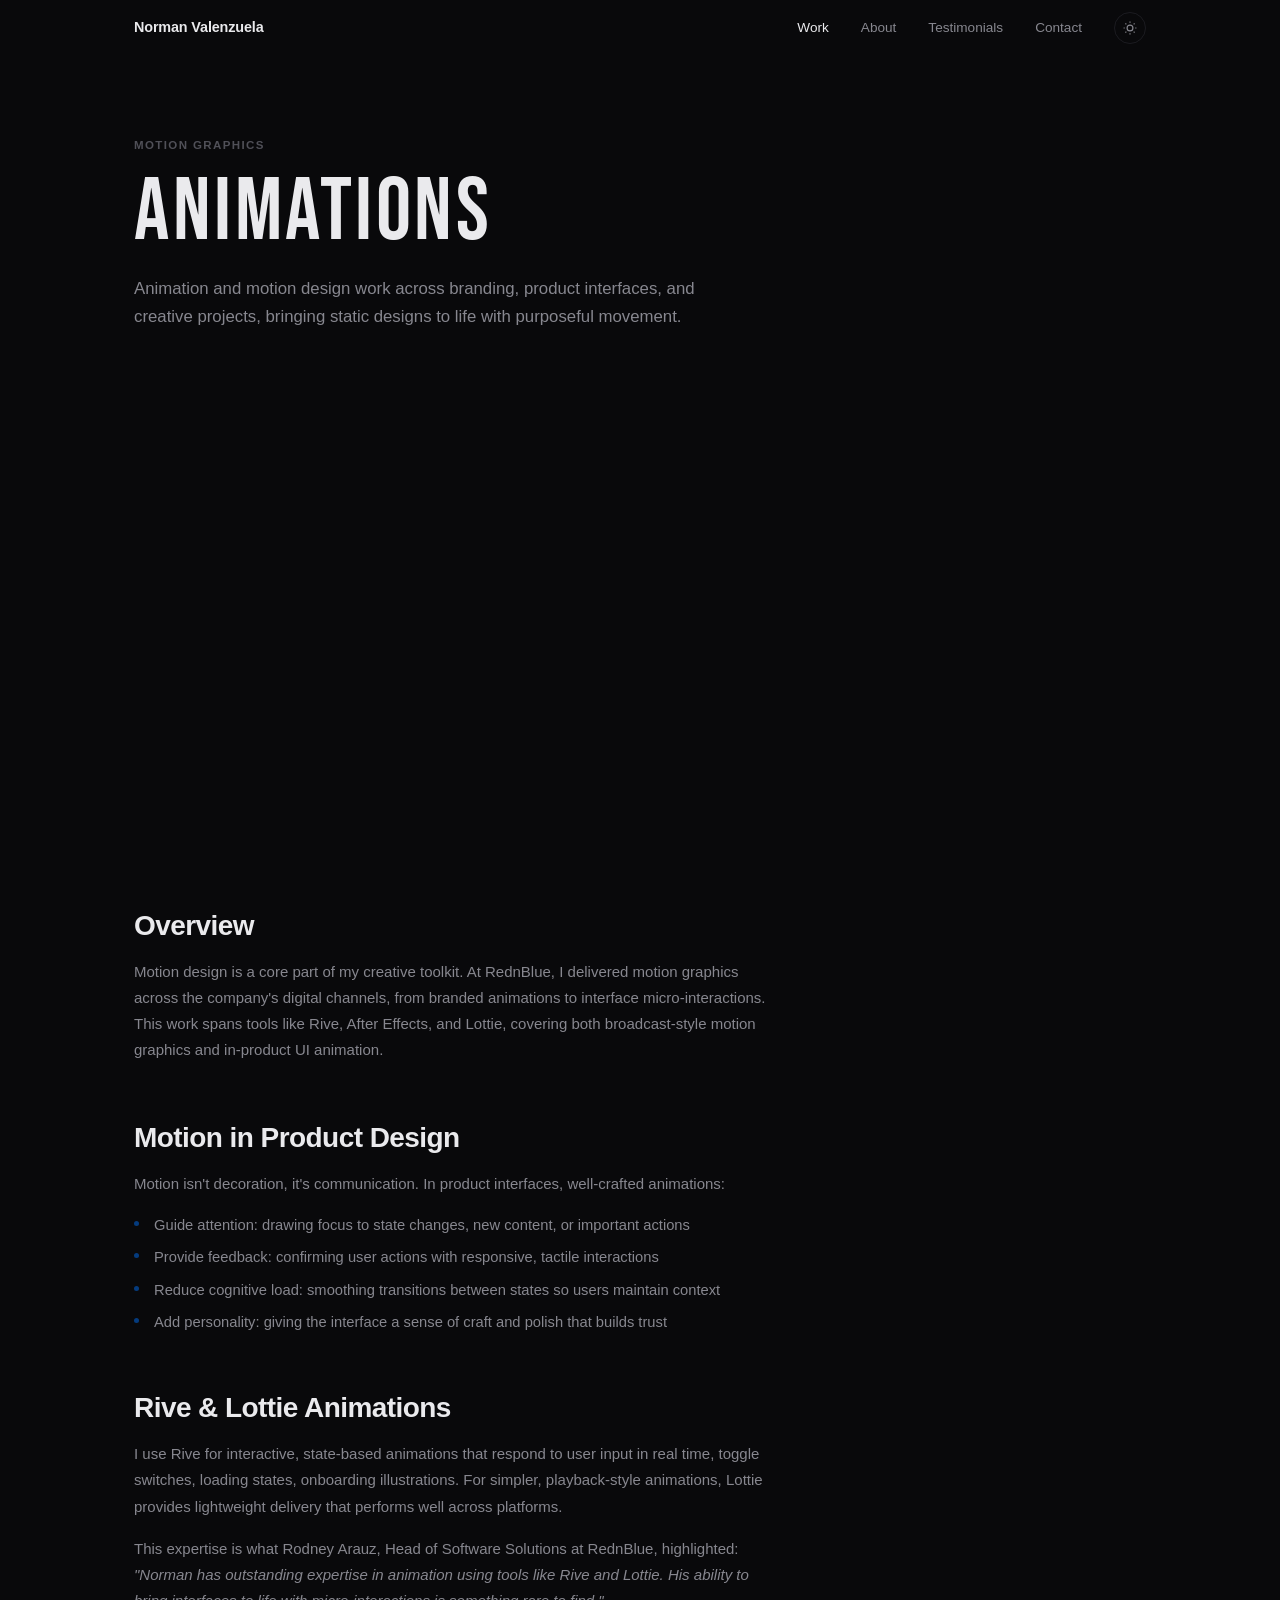
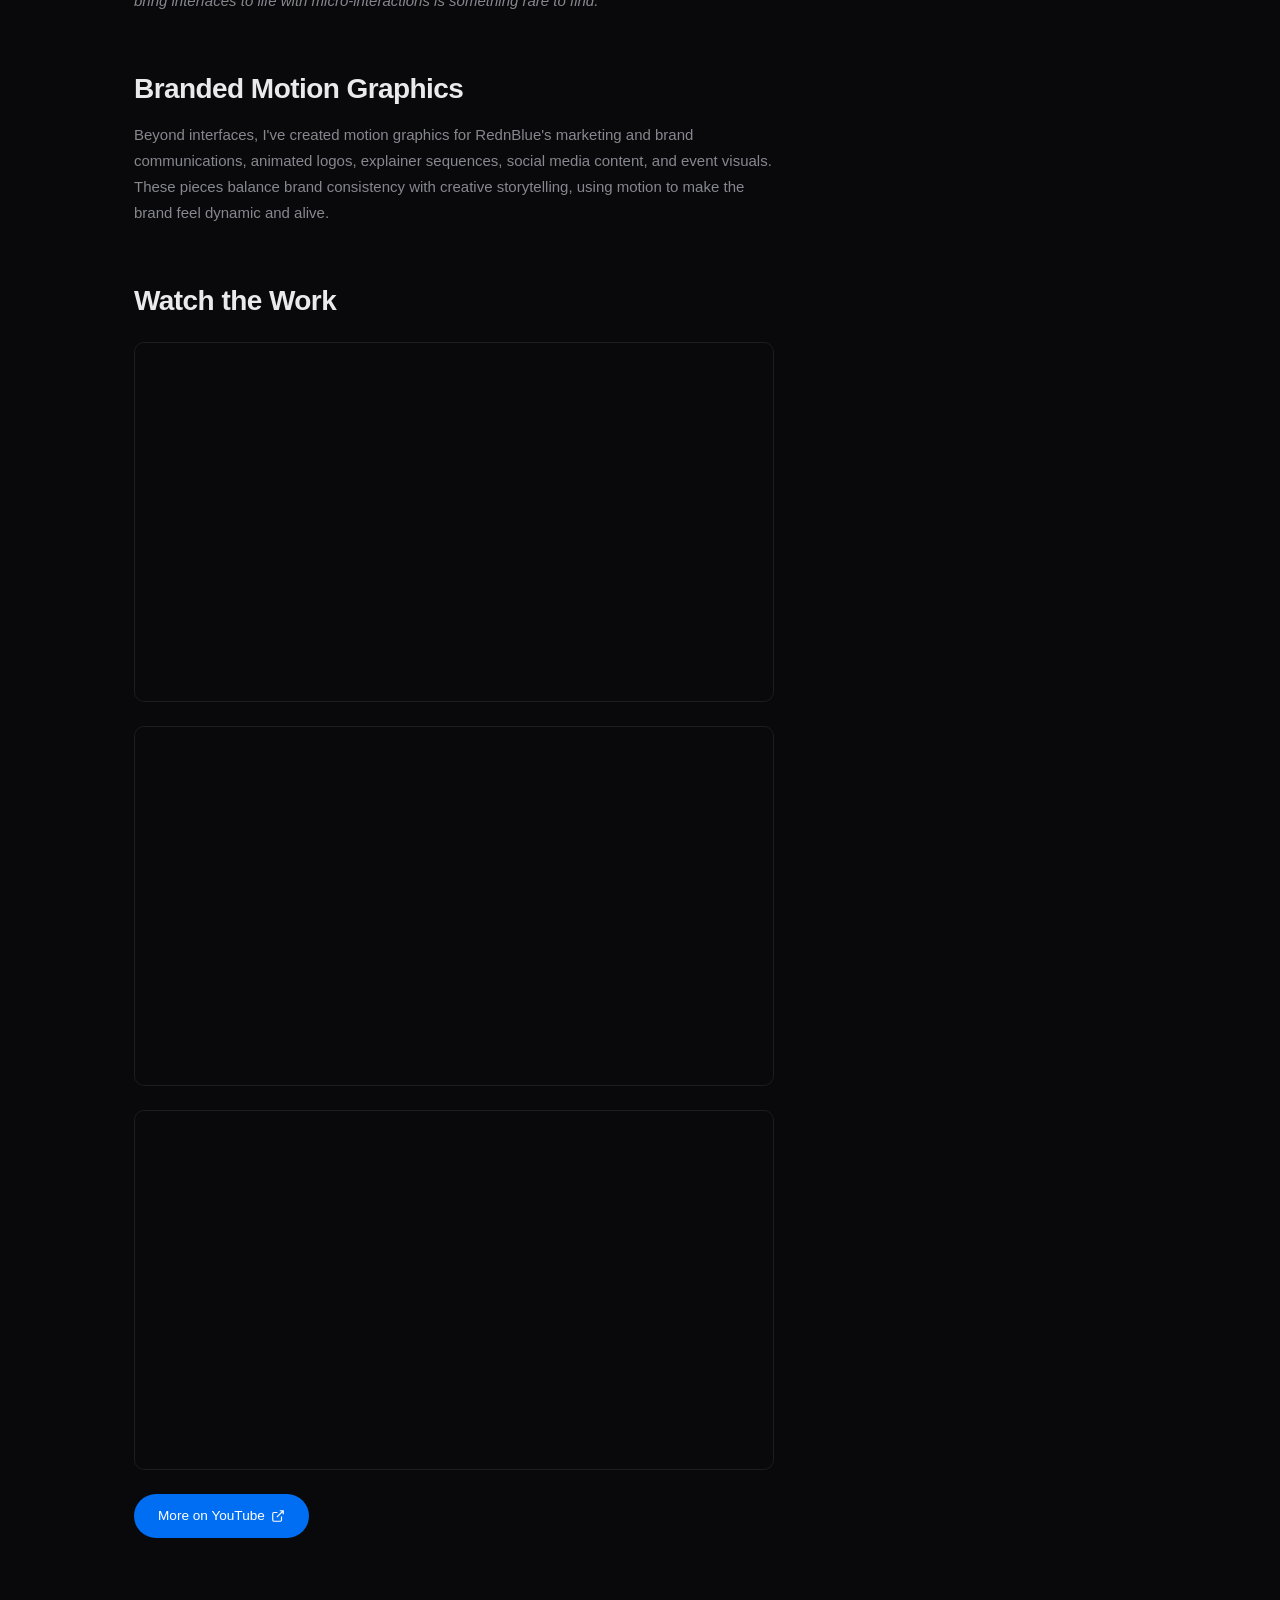
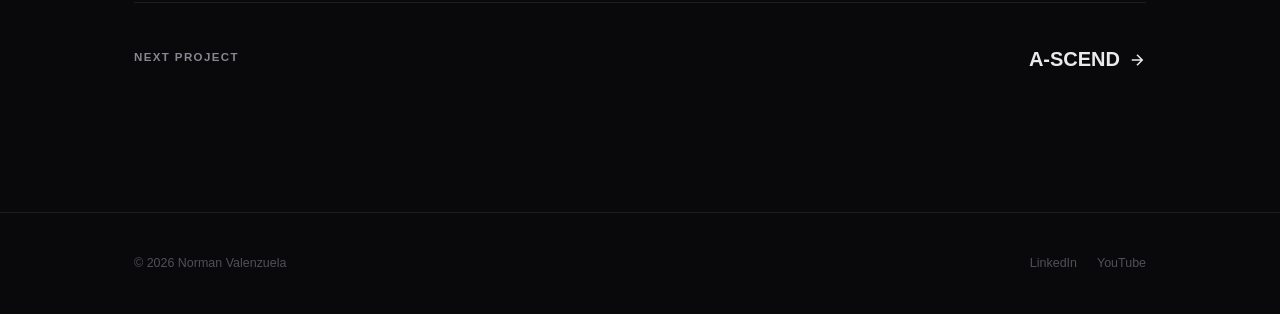
<file: motion-reel.html>
<!DOCTYPE html>
<html lang="en" data-theme="dark">
<head>
  <meta charset="UTF-8">
  <meta name="viewport" content="width=device-width, initial-scale=1.0">
  <title>Animations | Norman Valenzuela</title>
  <meta name="description" content="Motion graphics and animation work, demonstrating expertise in Rive, Lottie, After Effects, and micro-interaction design.">
  <link rel="icon" href="data:image/svg+xml,<svg xmlns='http://www.w3.org/2000/svg' viewBox='0 0 32 32'><rect width='32' height='32' rx='6' fill='%23006ef2'/><text x='50%25' y='54%25' dominant-baseline='middle' text-anchor='middle' fill='%23fff' font-family='serif' font-weight='400' font-size='16'>N</text></svg>">
  <link rel="preconnect" href="https://fonts.googleapis.com">
  <link rel="preconnect" href="https://fonts.gstatic.com" crossorigin>
  <link href="https://fonts.googleapis.com/css2?family=Bebas+Neue&family=Instrument+Serif:ital@0;1&display=swap" rel="stylesheet">
  <link href="https://api.fontshare.com/v2/css?f[]=general-sans@400,500,600,700&display=swap" rel="stylesheet">
  <link rel="stylesheet" href="styles.css">
</head>
<body>

  <nav class="nav" id="nav">
    <div class="nav__inner">
      <a href="index.html" class="nav__logo">Norman Valenzuela</a>
      <div class="nav__links" id="navLinks">
        <a href="index.html" class="active">Work</a>
        <a href="about.html">About</a>
        <a href="about.html#testimonials">Testimonials</a>
        <a href="index.html#contact">Contact</a>
        <button class="nav__theme" id="themeToggle" aria-label="Toggle theme">
          <svg class="icon-sun" xmlns="http://www.w3.org/2000/svg" fill="none" viewBox="0 0 24 24" stroke="currentColor" stroke-width="2"><circle cx="12" cy="12" r="5"/><path d="M12 1v2m0 18v2M4.22 4.22l1.42 1.42m12.72 12.72l1.42 1.42M1 12h2m18 0h2M4.22 19.78l1.42-1.42M18.36 5.64l1.42-1.42"/></svg>
          <svg class="icon-moon" xmlns="http://www.w3.org/2000/svg" fill="none" viewBox="0 0 24 24" stroke="currentColor" stroke-width="2"><path d="M21 12.79A9 9 0 1 1 11.21 3 7 7 0 0 0 21 12.79z"/></svg>
        </button>
      </div>
      <button class="nav__hamburger" id="menuToggle" aria-label="Menu">
        <svg xmlns="http://www.w3.org/2000/svg" fill="none" viewBox="0 0 24 24" stroke="currentColor" stroke-width="2"><path d="M4 6h16M4 12h16M4 18h16"/></svg>
      </button>
    </div>
  </nav>

  <main>
    <section class="page-hero">
      <div class="container">
        <p class="label">Motion Graphics</p>
        <h1>Animations</h1>
        <p class="page-hero__intro">Animation and motion design work across branding, product interfaces, and creative projects, bringing static designs to life with purposeful movement.</p>
      </div>
    </section>

    <div class="container">
      <div class="cs-banner cs-banner--slate" style="background-image:url('https://img.youtube.com/vi/cjLGv3UAGdE/maxresdefault.jpg');"></div>
    </div>

    <section class="section cs-content">
      <div class="container">

        <h2>Overview</h2>
        <p>Motion design is a core part of my creative toolkit. At RednBlue, I delivered motion graphics across the company's digital channels, from branded animations to interface micro-interactions. This work spans tools like Rive, After Effects, and Lottie, covering both broadcast-style motion graphics and in-product UI animation.</p>

        <h2>Motion in Product Design</h2>
        <p>Motion isn't decoration, it's communication. In product interfaces, well-crafted animations:</p>
        <ul>
          <li>Guide attention: drawing focus to state changes, new content, or important actions</li>
          <li>Provide feedback: confirming user actions with responsive, tactile interactions</li>
          <li>Reduce cognitive load: smoothing transitions between states so users maintain context</li>
          <li>Add personality: giving the interface a sense of craft and polish that builds trust</li>
        </ul>

        <h2>Rive & Lottie Animations</h2>
        <p>I use Rive for interactive, state-based animations that respond to user input in real time, toggle switches, loading states, onboarding illustrations. For simpler, playback-style animations, Lottie provides lightweight delivery that performs well across platforms.</p>
        <p>This expertise is what Rodney Arauz, Head of Software Solutions at RednBlue, highlighted: <em style="color:var(--text-2);">"Norman has outstanding expertise in animation using tools like Rive and Lottie. His ability to bring interfaces to life with micro-interactions is something rare to find."</em></p>

        <h2>Branded Motion Graphics</h2>
        <p>Beyond interfaces, I've created motion graphics for RednBlue's marketing and brand communications, animated logos, explainer sequences, social media content, and event visuals. These pieces balance brand consistency with creative storytelling, using motion to make the brand feel dynamic and alive.</p>

        <h2>Watch the Work</h2>

        <div class="video-embed">
          <iframe src="https://www.youtube.com/embed/cjLGv3UAGdE" title="Animations 1" frameborder="0" allow="accelerometer; autoplay; clipboard-write; encrypted-media; gyroscope; picture-in-picture" allowfullscreen></iframe>
        </div>

        <div class="video-embed">
          <iframe src="https://www.youtube.com/embed/SrTEWO9Thx8" title="Animations 2" frameborder="0" allow="accelerometer; autoplay; clipboard-write; encrypted-media; gyroscope; picture-in-picture" allowfullscreen></iframe>
        </div>

        <div class="video-embed">
          <iframe src="https://www.youtube.com/embed/rP2gzlBEx_U" title="Animations 3" frameborder="0" allow="accelerometer; autoplay; clipboard-write; encrypted-media; gyroscope; picture-in-picture" allowfullscreen></iframe>
        </div>

        <p style="margin-top:1.5rem;">
          <a href="https://www.youtube.com/@normanvalenzuela3055" target="_blank" rel="noopener" class="btn btn--primary">
            More on YouTube
            <svg xmlns="http://www.w3.org/2000/svg" fill="none" viewBox="0 0 24 24" stroke="currentColor" stroke-width="2" style="width:14px;height:14px;"><path d="M18 13v6a2 2 0 01-2 2H5a2 2 0 01-2-2V8a2 2 0 012-2h6M15 3h6v6M10 14L21 3"/></svg>
          </a>
        </p>

        <div class="cs-next">
          <div><p class="label">Next Project</p></div>
          <a href="case-study-ascend.html">A-SCEND <svg xmlns="http://www.w3.org/2000/svg" fill="none" viewBox="0 0 24 24" stroke="currentColor" stroke-width="2"><path d="M5 12h14m-7-7l7 7-7 7"/></svg></a>
        </div>
      </div>
    </section>
  </main>

  <footer class="footer">
    <div class="container">
      <div class="footer__inner">
        <span>&copy; 2026 Norman Valenzuela</span>
        <div class="footer__links">
          <a href="https://www.linkedin.com/in/norman-valenzuela-castro-76a429220" target="_blank" rel="noopener">LinkedIn</a>
          <a href="https://www.youtube.com/@normanvalenzuela3055" target="_blank" rel="noopener">YouTube</a>
        </div>
      </div>
    </div>
  </footer>

  <script>
    (function(){var h=document.documentElement,s=localStorage.getItem('theme');if(s)h.setAttribute('data-theme',s);document.querySelectorAll('[id^="themeToggle"]').forEach(function(b){b.addEventListener('click',function(){var n=h.getAttribute('data-theme')==='dark'?'light':'dark';h.setAttribute('data-theme',n);localStorage.setItem('theme',n)})})})();
    (function(){var n=document.getElementById('nav');window.addEventListener('scroll',function(){n.classList.toggle('scrolled',scrollY>30)},{passive:true})})();
    (function(){var b=document.getElementById('menuToggle'),l=document.getElementById('navLinks');if(!b)return;b.addEventListener('click',function(){l.classList.toggle('open')});l.querySelectorAll('a').forEach(function(a){a.addEventListener('click',function(){l.classList.remove('open')})})})();
  </script>
</body>
</html>
</file>
<file: styles.css>
/* ============================================
   THEME & VARIABLES
   ============================================ */
:root {
  --font-display: 'Bebas Neue', 'Impact', sans-serif;
  --font-serif: 'Instrument Serif', Georgia, serif;
  --font-sans: 'General Sans', -apple-system, BlinkMacSystemFont, 'Segoe UI', sans-serif;

  --bg: #09090b;
  --bg-raised: #111114;
  --bg-hover: #19191d;
  --text: #eaeaed;
  --text-2: #87878f;
  --text-3: #505058;
  --accent: #006ef2;
  --accent-hover: #3d8ff5;
  --accent-dim: rgba(0, 110, 242, 0.1);
  --border: #1c1c21;
  --border-hover: #2c2c33;

  --max-w: 1060px;
  --nav-h: 56px;
}

[data-theme="light"] {
  --bg: #f3f2ed;
  --bg-raised: #ffffff;
  --bg-hover: #e9e8e2;
  --text: #0a0a0b;
  --text-2: #62626a;
  --text-3: #9c9ca3;
  --accent: #005bd4;
  --accent-hover: #004ab3;
  --accent-dim: rgba(0, 91, 212, 0.07);
  --border: #d8d6cf;
  --border-hover: #c5c3ba;
}

/* ============================================
   RESET
   ============================================ */
*, *::before, *::after { box-sizing: border-box; margin: 0; padding: 0; }
html { scroll-behavior: smooth; scroll-padding-top: calc(var(--nav-h) + 2rem); }

body {
  font-family: var(--font-sans);
  font-size: 15px;
  background: var(--bg);
  color: var(--text);
  line-height: 1.65;
  -webkit-font-smoothing: antialiased;
  -moz-osx-font-smoothing: grayscale;
  transition: background 0.35s, color 0.35s;
}

a { color: inherit; text-decoration: none; }
img { max-width: 100%; display: block; }
ul { list-style: none; }
button { font-family: inherit; }
::selection { background: var(--accent); color: #fff; }

/* ============================================
   TYPOGRAPHY
   ============================================ */
h1 {
  font-family: var(--font-serif);
  font-weight: 400;
  font-size: clamp(3.2rem, 8vw, 6rem);
  line-height: 1.0;
  letter-spacing: -0.02em;
}

h2 {
  font-weight: 600;
  font-size: clamp(1.35rem, 2.5vw, 1.75rem);
  letter-spacing: -0.02em;
  line-height: 1.25;
}

h3 {
  font-weight: 600;
  font-size: 1.15rem;
  letter-spacing: -0.01em;
  line-height: 1.3;
}

.label {
  font-size: 0.72rem;
  font-weight: 600;
  text-transform: uppercase;
  letter-spacing: 0.12em;
  color: var(--text-3);
}

/* ============================================
   LAYOUT
   ============================================ */
.container {
  max-width: var(--max-w);
  margin: 0 auto;
  padding-left: 1.5rem;
  padding-right: 1.5rem;
}

.section {
  padding: 6rem 0;
}

.section--lg {
  padding: 8rem 0;
}

.divider {
  border: none;
  border-top: 1px solid var(--border);
  margin: 0;
}

/* ============================================
   NAVIGATION
   ============================================ */
.site-banner {
  background: var(--accent);
  color: #fff;
  text-align: center;
  font-size: 0.78rem;
  font-weight: 500;
  padding: 0.5rem 1rem;
  position: fixed;
  top: 0;
  left: 0;
  right: 0;
  z-index: 101;
}

.nav {
  position: fixed;
  top: 0; left: 0; right: 0;
  height: var(--nav-h);
  z-index: 100;
  transition: background 0.3s, backdrop-filter 0.3s;
}

.nav.scrolled {
  background: rgba(9, 9, 11, 0.8);
  backdrop-filter: blur(12px);
  -webkit-backdrop-filter: blur(12px);
  border-bottom: 1px solid var(--border);
}

[data-theme="light"] .nav.scrolled {
  background: rgba(243, 242, 237, 0.8);
}

.nav__inner {
  max-width: var(--max-w);
  margin: 0 auto;
  padding: 0 1.5rem;
  height: 100%;
  display: flex;
  align-items: center;
  justify-content: space-between;
}

.nav__logo {
  font-weight: 600;
  font-size: 0.9rem;
  letter-spacing: -0.01em;
}

.nav__links {
  display: flex;
  align-items: center;
  gap: 2rem;
}

.nav__links a {
  font-size: 0.85rem;
  color: var(--text-2);
  transition: color 0.2s;
}

.nav__links a:hover,
.nav__links a.active {
  color: var(--text);
}

.nav__theme {
  background: none;
  border: 1px solid var(--border);
  color: var(--text-2);
  width: 32px;
  height: 32px;
  border-radius: 50%;
  display: flex;
  align-items: center;
  justify-content: center;
  cursor: pointer;
  transition: color 0.2s, border-color 0.2s;
}

.nav__theme:hover {
  color: var(--text);
  border-color: var(--border-hover);
}

.nav__theme svg { width: 14px; height: 14px; }

[data-theme="dark"] .icon-sun { display: block; }
[data-theme="dark"] .icon-moon { display: none; }
[data-theme="light"] .icon-sun { display: none; }
[data-theme="light"] .icon-moon { display: block; }

.nav__hamburger {
  display: none;
  background: none;
  border: none;
  color: var(--text);
  cursor: pointer;
  padding: 4px;
}

.nav__hamburger svg { width: 22px; height: 22px; }

/* ============================================
   HERO — HOME
   ============================================ */
.hero {
  min-height: 100vh;
  display: flex;
  align-items: flex-end;
  padding-bottom: 6rem;
  padding-top: calc(var(--nav-h) + 4rem);
}

.hero__grid {
  display: grid;
  grid-template-columns: 1fr auto;
  gap: 4rem;
  align-items: end;
}

.hero__photo {
  width: 280px;
  height: 340px;
  border-radius: 14px;
  overflow: hidden;
  position: relative;
  flex-shrink: 0;
}

.hero__photo::after {
  content: '';
  position: absolute;
  inset: 0;
  background: linear-gradient(to top, var(--bg) 0%, transparent 40%);
  pointer-events: none;
}

.hero__photo img {
  width: 100%;
  height: 100%;
  object-fit: cover;
  object-position: top center;
}

.hero h1 {
  font-family: var(--font-display);
  text-transform: uppercase;
  letter-spacing: 0.03em;
  color: var(--text);
  margin-bottom: 1.5rem;
}

.hero h1 em {
  font-style: normal;
  color: var(--text);
}

.hero__subtitle {
  font-size: clamp(1rem, 1.8vw, 1.2rem);
  font-weight: 400;
  color: var(--text);
  max-width: 520px;
  margin-bottom: 2.5rem;
  line-height: 1.65;
}

.hero__meta {
  display: flex;
  flex-wrap: wrap;
  gap: 1.5rem;
  font-size: 0.82rem;
  color: var(--text-3);
}

.hero__meta a {
  color: var(--text-2);
  transition: color 0.2s;
  border-bottom: 1px solid transparent;
}

.hero__meta a:hover {
  color: var(--accent);
  border-color: var(--accent);
}

.hero__meta span::before {
  content: '·';
  margin-right: 0.5rem;
  opacity: 0.4;
}

.hero__meta span:first-child::before {
  display: none;
}

/* ============================================
   WORK CARDS — HOME
   ============================================ */
.work-list {
  display: flex;
  flex-direction: column;
  gap: 1.5rem;
  margin-top: 3rem;
}

.work-card {
  display: grid;
  grid-template-columns: 1fr 1fr;
  border: 1px solid var(--border);
  border-radius: 16px;
  overflow: hidden;
  transition: border-color 0.3s, transform 0.3s;
  background: var(--bg-raised);
}

.work-card:hover {
  border-color: var(--border-hover);
  transform: translateY(-2px);
}

.work-card__image {
  position: relative;
  min-height: 360px;
  overflow: hidden;
}

.work-card__image::after {
  content: '';
  position: absolute;
  inset: 0;
  opacity: 0;
  transition: opacity 0.4s;
}

.work-card:hover .work-card__image::after {
  opacity: 1;
}

.work-card__image--ascend {
  background: linear-gradient(160deg, #0d1424 0%, #111c35 60%, #0a1020 100%);
}

.work-card__image--ascend::after {
  background: radial-gradient(ellipse at 70% 60%, rgba(200, 146, 58, 0.08) 0%, transparent 60%);
}

.work-card__image--antai {
  background: linear-gradient(160deg, #0a1a14 0%, #0f2920 60%, #081810 100%);
}

.work-card__image--antai::after {
  background: radial-gradient(ellipse at 70% 60%, rgba(52, 211, 153, 0.06) 0%, transparent 60%);
}

.work-card__body {
  padding: 3rem;
  display: flex;
  flex-direction: column;
  justify-content: center;
}

.work-card__label {
  font-size: 0.72rem;
  font-weight: 600;
  text-transform: uppercase;
  letter-spacing: 0.1em;
  color: var(--text-3);
  margin-bottom: 1rem;
}

.work-card__body h3 {
  font-size: clamp(1.4rem, 2.5vw, 1.85rem);
  margin-bottom: 0.35rem;
}

.work-card__type {
  color: var(--text-2);
  font-size: 0.92rem;
  margin-bottom: 1.25rem;
}

.work-card__desc {
  color: var(--text-2);
  font-size: 0.88rem;
  line-height: 1.65;
  margin-bottom: 1.75rem;
  max-width: 380px;
}

.work-card__cta {
  font-size: 0.85rem;
  font-weight: 500;
  color: var(--accent);
  display: inline-flex;
  align-items: center;
  gap: 0.4rem;
  transition: gap 0.25s;
}

.work-card:hover .work-card__cta {
  gap: 0.7rem;
}

.work-card__cta svg { width: 14px; height: 14px; }

/* Small work grid */
.work-grid {
  display: grid;
  grid-template-columns: repeat(4, 1fr);
  gap: 1rem;
  margin-top: 2rem;
}

.work-thumb {
  display: block;
  border: 1px solid var(--border);
  border-radius: 10px;
  overflow: hidden;
  transition: border-color 0.2s, transform 0.2s;
}

.work-thumb:hover {
  border-color: var(--border-hover);
  transform: translateY(-2px);
}

.work-thumb__image {
  aspect-ratio: 3/2;
}

.work-thumb__image--1 { background: linear-gradient(135deg, #1a1a3e, #2a1848); }
.work-thumb__image--2 { background: linear-gradient(135deg, #1a2e1a, #1b3d2d); }
.work-thumb__image--3 { background: linear-gradient(135deg, #2e1a1a, #3d2d1b); }
.work-thumb__image--4 { background: linear-gradient(135deg, #1a2a3e, #1b2d4e); }

.work-thumb__info {
  padding: 0.75rem 0.9rem;
}

.work-thumb__info h4 {
  font-size: 0.82rem;
  font-weight: 500;
}

.work-thumb__info span {
  font-size: 0.72rem;
  color: var(--text-3);
}

/* ============================================
   PAGE HERO — SUBPAGES
   ============================================ */
.page-hero {
  padding-top: calc(var(--nav-h) + 5rem);
  padding-bottom: 4rem;
}

.page-hero .label {
  margin-bottom: 1rem;
}

.page-hero h1 {
  font-family: var(--font-display);
  font-size: clamp(3rem, 8vw, 5.5rem);
  text-transform: uppercase;
  letter-spacing: 0.04em;
  line-height: 0.95;
  margin-bottom: 1.25rem;
}

/* Top hero banner thumbnail */
.cs-banner {
  width: 100%;
  height: clamp(200px, 30vw, 360px);
  border-radius: 14px;
  overflow: hidden;
  position: relative;
}

.cs-banner, .work-card__image, .work-thumb__image {
  background-size: cover;
  background-position: center;
}

.cs-banner--blue { background: linear-gradient(160deg, #0d1424 0%, #111c35 60%, #0a1020 100%); }
.cs-banner--green { background: linear-gradient(160deg, #0a1a14 0%, #0f2920 60%, #081810 100%); }
.cs-banner--purple { background: linear-gradient(160deg, #1a1a3e 0%, #2a1848 60%, #151030 100%); }
.cs-banner--warm { background: linear-gradient(160deg, #2e1a1a 0%, #3d2d1b 60%, #201510 100%); }
.cs-banner--teal { background: linear-gradient(160deg, #0a1a20 0%, #0f2930 60%, #081820 100%); }
.cs-banner--slate { background: linear-gradient(160deg, #1a2a3e 0%, #1b2d4e 60%, #101828 100%); }

.page-hero__intro {
  font-size: 1.05rem;
  color: var(--text-2);
  max-width: 600px;
  line-height: 1.7;
}

/* ============================================
   ABOUT PAGE
   ============================================ */
.about-grid {
  display: grid;
  grid-template-columns: 7fr 3fr;
  gap: 5rem;
  align-items: start;
}

.about-text p {
  color: var(--text-2);
  margin-bottom: 1.25rem;
  line-height: 1.75;
}

.about-text strong {
  color: var(--text);
  font-weight: 500;
}

.about-sidebar {
  display: flex;
  flex-direction: column;
  gap: 1.5rem;
  position: sticky;
  top: calc(var(--nav-h) + 3rem);
}

.about-sidebar__item .label {
  margin-bottom: 0.3rem;
}

.about-sidebar__item p {
  font-size: 0.92rem;
  color: var(--text-2);
}

.about-sidebar__item a {
  color: var(--accent);
  font-size: 0.92rem;
  transition: opacity 0.2s;
}

.about-sidebar__item a:hover { opacity: 0.7; }

/* Experience */
.exp-list {
  display: flex;
  flex-direction: column;
}

.exp-item {
  display: grid;
  grid-template-columns: 180px 1fr;
  gap: 2.5rem;
  padding: 2rem 0;
  border-top: 1px solid var(--border);
}

.exp-item:last-child { border-bottom: 1px solid var(--border); }

.exp-date {
  font-size: 0.82rem;
  color: var(--text-3);
  padding-top: 2px;
}

.exp-role {
  font-weight: 600;
  margin-bottom: 0.15rem;
}

.exp-company {
  font-size: 0.88rem;
  color: var(--accent);
  margin-bottom: 0.15rem;
}

.exp-note {
  font-size: 0.78rem;
  color: var(--text-3);
  font-style: italic;
  margin-bottom: 0.5rem;
}

.exp-details li {
  font-size: 0.88rem;
  color: var(--text-2);
  line-height: 1.65;
  padding-left: 1rem;
  position: relative;
  margin-bottom: 0.35rem;
}

.exp-details li::before {
  content: '';
  position: absolute;
  left: 0;
  top: 0.55em;
  width: 4px;
  height: 4px;
  border-radius: 50%;
  background: var(--text-3);
}

/* Testimonials */
.testimonial {
  padding: 2.5rem 0;
  border-top: 1px solid var(--border);
}

.testimonial:last-child { border-bottom: 1px solid var(--border); }

.testimonial__quote {
  font-family: var(--font-sans);
  font-size: clamp(0.95rem, 1.4vw, 1.05rem);
  font-style: normal;
  line-height: 1.7;
  color: var(--text-2);
  margin-bottom: 1.25rem;
  max-width: 680px;
  position: relative;
  padding-left: 2rem;
}

.testimonial__quote::before {
  content: '\201C';
  position: absolute;
  left: 0;
  top: -0.15em;
  font-family: var(--font-serif);
  font-size: 3rem;
  line-height: 1;
  color: var(--accent);
  opacity: 0.6;
}

.testimonial__author {
  font-size: 0.85rem;
  color: var(--text-2);
}

.testimonial__author strong {
  color: var(--text);
  font-weight: 500;
}

/* Skills */
.skills-cols {
  display: grid;
  grid-template-columns: 1fr 1fr;
  gap: 3rem;
}

.skill-list li {
  font-size: 0.9rem;
  color: var(--text-2);
  padding: 0.5rem 0;
  border-bottom: 1px solid var(--border);
}

.tools-list {
  display: flex;
  flex-wrap: wrap;
  gap: 0.5rem;
  margin-top: 0.75rem;
}

.tools-list span {
  font-size: 0.8rem;
  padding: 0.35rem 0.9rem;
  border: 1px solid var(--border);
  border-radius: 100px;
  color: var(--text-2);
  transition: border-color 0.2s, color 0.2s;
}

.tools-list span:hover {
  border-color: var(--border-hover);
  color: var(--text);
}

/* Education */
.edu-item {
  padding: 1rem 0;
  border-top: 1px solid var(--border);
  display: flex;
  justify-content: space-between;
  align-items: baseline;
  gap: 1rem;
}

.edu-item:last-child { border-bottom: 1px solid var(--border); }
.edu-item strong { font-size: 0.92rem; font-weight: 500; }
.edu-item span { font-size: 0.82rem; color: var(--text-3); }

/* ============================================
   CASE STUDY PAGES
   ============================================ */
.cs-meta {
  display: flex;
  flex-wrap: wrap;
  gap: 2.5rem;
  padding: 2rem 0;
  border-top: 1px solid var(--border);
  border-bottom: 1px solid var(--border);
}

.cs-meta__item .label { margin-bottom: 0.25rem; }
.cs-meta__item p { font-size: 0.92rem; }

.cs-content h2 {
  margin-top: 3.5rem;
  margin-bottom: 1rem;
}

.cs-content p {
  color: var(--text-2);
  max-width: 640px;
  line-height: 1.75;
  margin-bottom: 1rem;
}

.video-embed {
  position: relative;
  width: 100%;
  max-width: 640px;
  aspect-ratio: 16/9;
  margin: 1.5rem 0;
  border-radius: 10px;
  overflow: hidden;
  border: 1px solid var(--border);
}

.video-embed iframe {
  position: absolute;
  inset: 0;
  width: 100%;
  height: 100%;
}

.cs-piece-img {
  width: 100%;
  max-width: 560px;
  border-radius: 10px;
  margin: 1.5rem 0 2.5rem;
  border: 1px solid var(--border);
}

.cs-content ul {
  margin-bottom: 1rem;
}

.cs-content li {
  color: var(--text-2);
  font-size: 0.92rem;
  line-height: 1.65;
  padding-left: 1.25rem;
  position: relative;
  margin-bottom: 0.5rem;
}

.cs-content li::before {
  content: '';
  position: absolute;
  left: 0;
  top: 0.55em;
  width: 5px;
  height: 5px;
  border-radius: 50%;
  background: var(--accent);
  opacity: 0.5;
}

.cs-image-placeholder {
  width: 100%;
  border-radius: 12px;
  border: 1px solid var(--border);
  display: flex;
  align-items: center;
  justify-content: center;
  color: var(--text-3);
  font-size: 0.82rem;
  margin: 2rem 0;
  overflow: hidden;
}

.cs-image-placeholder--lg {
  min-height: 320px;
  background: var(--bg-raised);
}

.cs-image-placeholder--md {
  min-height: 220px;
  background: var(--bg-raised);
}

.cs-next {
  display: flex;
  align-items: center;
  justify-content: space-between;
  padding: 2.5rem 0;
  border-top: 1px solid var(--border);
  margin-top: 4rem;
}

.cs-next .label { margin-bottom: 0.3rem; }

.cs-next a {
  font-size: 1.25rem;
  font-weight: 600;
  display: inline-flex;
  align-items: center;
  gap: 0.5rem;
  transition: color 0.2s, gap 0.2s;
}

.cs-next a:hover {
  color: var(--accent);
  gap: 0.75rem;
}

.cs-next a svg { width: 18px; height: 18px; }

/* ============================================
   CONTACT CTA
   ============================================ */
.cta-block {
  padding: 4rem 0;
  text-align: center;
}

.cta-block h2 { margin-bottom: 0.75rem; }

.cta-block p {
  color: var(--text-2);
  margin-bottom: 2rem;
  max-width: 420px;
  margin-left: auto;
  margin-right: auto;
}

.cta-block__links {
  display: flex;
  flex-wrap: wrap;
  justify-content: center;
  gap: 0.75rem;
}

.btn {
  display: inline-flex;
  align-items: center;
  gap: 0.4rem;
  padding: 0.65rem 1.5rem;
  border-radius: 100px;
  font-size: 0.85rem;
  font-weight: 500;
  font-family: var(--font-sans);
  cursor: pointer;
  transition: all 0.2s;
  border: none;
}

.btn--primary {
  background: var(--accent);
  color: #fff;
}

.btn--primary:hover {
  background: var(--accent-hover);
}

.btn--outline {
  background: transparent;
  border: 1px solid var(--border);
  color: var(--text-2);
}

.btn--outline:hover {
  border-color: var(--border-hover);
  color: var(--text);
}

.btn svg { width: 14px; height: 14px; }

/* ============================================
   FOOTER
   ============================================ */
.footer {
  padding: 2.5rem 0;
  border-top: 1px solid var(--border);
}

.footer__inner {
  display: flex;
  justify-content: space-between;
  align-items: center;
  font-size: 0.78rem;
  color: var(--text-3);
}

.footer__links {
  display: flex;
  gap: 1.25rem;
}

.footer__links a {
  color: var(--text-3);
  transition: color 0.2s;
}

.footer__links a:hover { color: var(--text-2); }

/* ============================================
   RESPONSIVE
   ============================================ */
@media (max-width: 900px) {
  .work-card {
    grid-template-columns: 1fr;
  }

  .work-card__image { min-height: 200px; }

  .work-card__body { padding: 2rem; }

  .about-grid {
    grid-template-columns: 1fr;
    gap: 2.5rem;
  }

  .about-sidebar {
    position: static;
    flex-direction: row;
    flex-wrap: wrap;
    gap: 1.5rem 2.5rem;
  }

  .exp-item {
    grid-template-columns: 1fr;
    gap: 0.35rem;
  }

  .skills-cols {
    grid-template-columns: 1fr;
    gap: 2rem;
  }

  .work-grid {
    grid-template-columns: repeat(2, 1fr);
  }
}

@media (max-width: 640px) {
  :root { --nav-h: 52px; }

  .section { padding: 4rem 0; }
  .section--lg { padding: 5rem 0; }

  .hero { padding-bottom: 4rem; }

  .hero__grid {
    grid-template-columns: 1fr;
    gap: 2rem;
  }

  .hero__photo {
    width: 180px;
    height: 220px;
    order: -1;
  }

  .nav__links {
    display: none;
    position: fixed;
    inset: 0;
    top: var(--nav-h);
    background: var(--bg);
    flex-direction: column;
    padding: 3rem 1.5rem;
    gap: 1.75rem;
    border-top: 1px solid var(--border);
    z-index: 999;
    align-items: center;
    justify-content: center;
  }

  .nav__links.open { display: flex; }
  .nav__links a { font-size: 1.2rem; }
  .nav__links .nav__theme { margin-top: 1rem; }

  .nav__hamburger { display: block; }

  .hero__meta { flex-direction: column; gap: 0.35rem; }
  .hero__meta span::before { display: none; }

  .work-grid { grid-template-columns: 1fr 1fr; }

  .work-card__body { padding: 1.5rem; }

  .cs-meta { gap: 1.5rem; }

  .footer__inner {
    flex-direction: column;
    gap: 0.75rem;
    text-align: center;
  }
}
</file>
